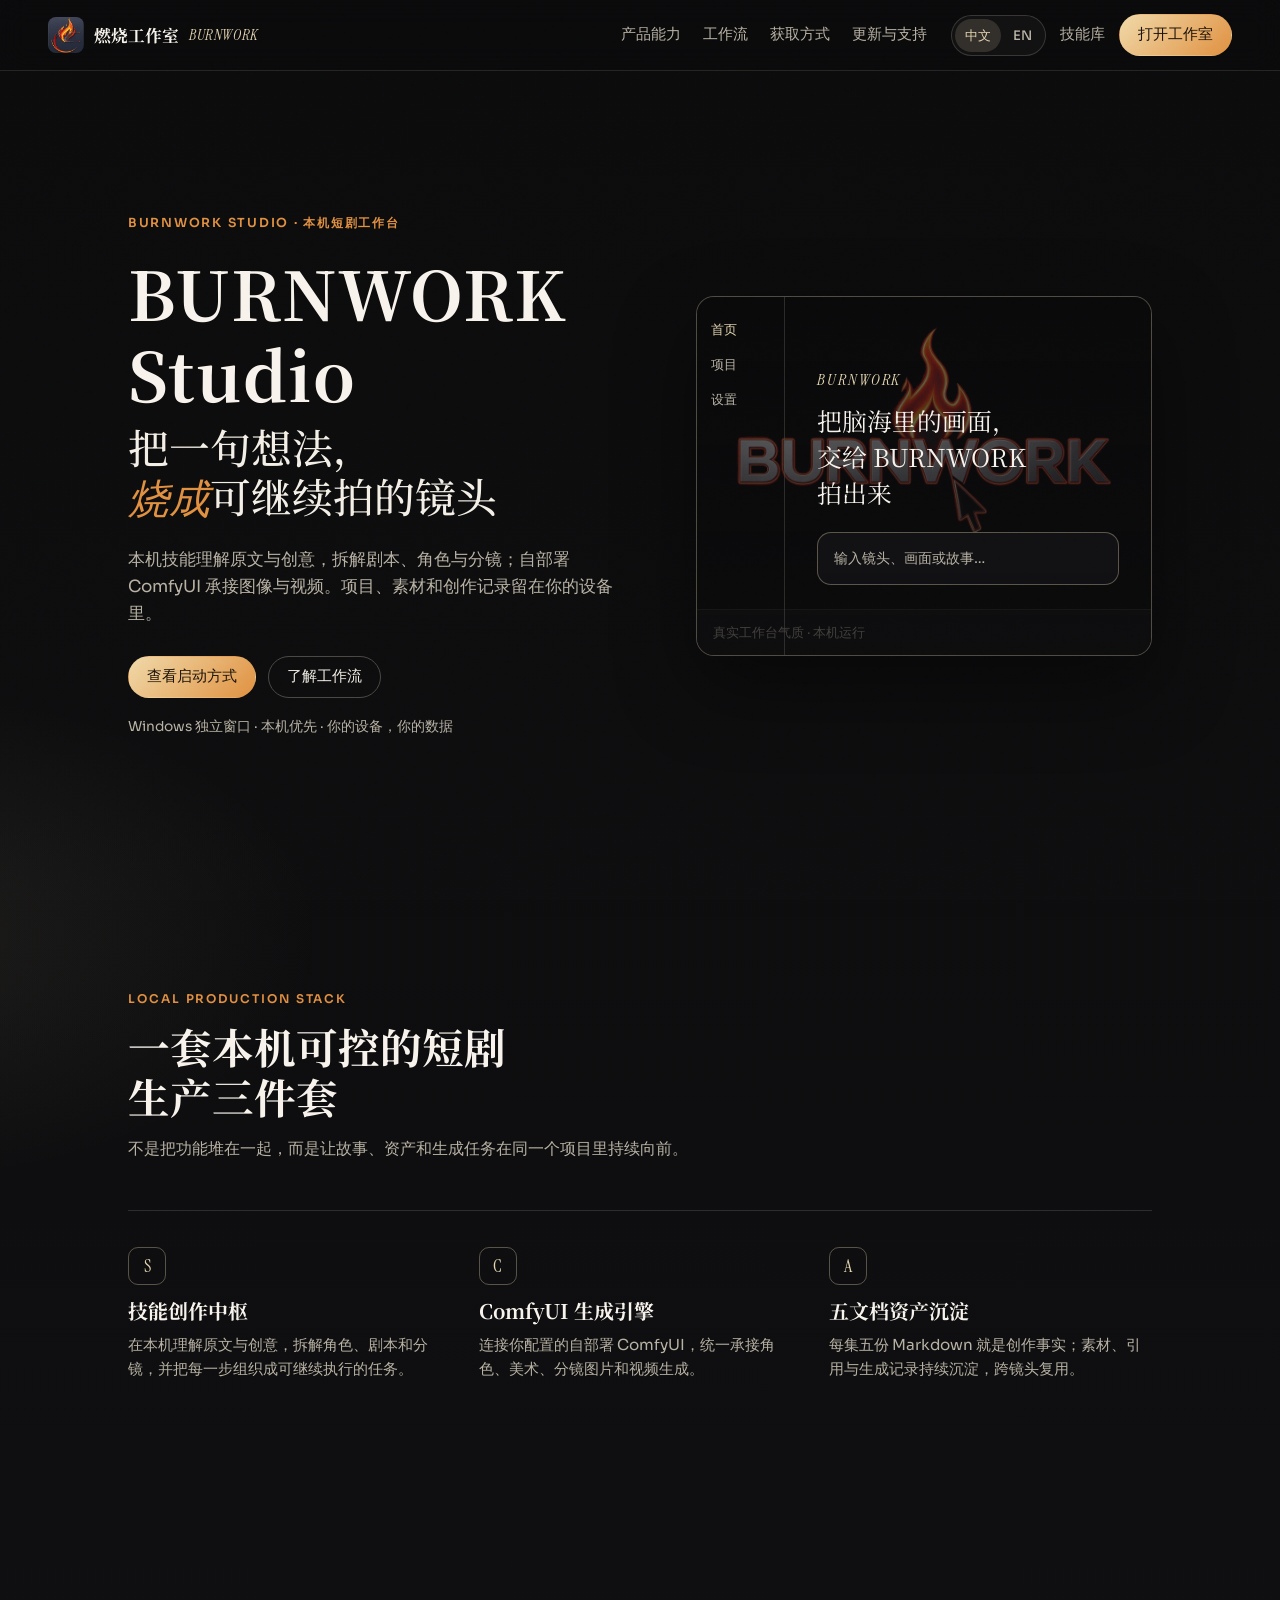
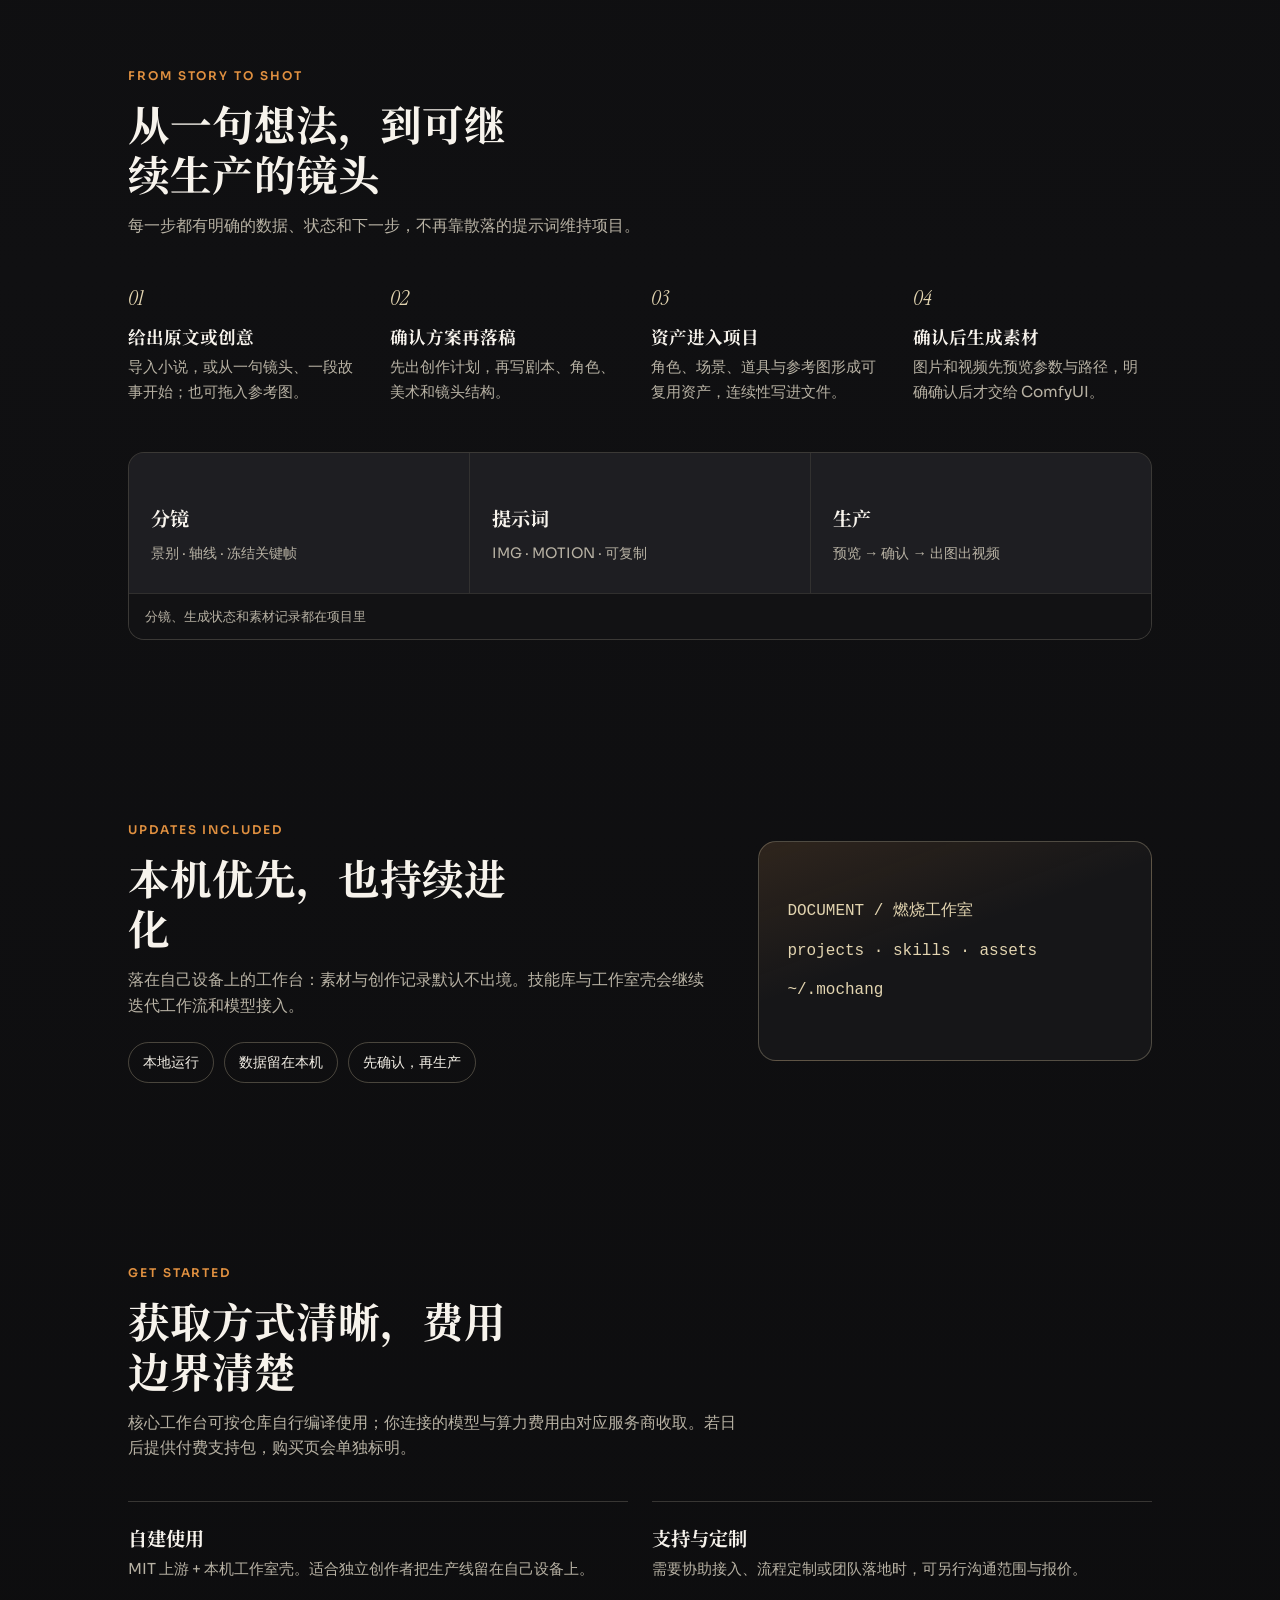
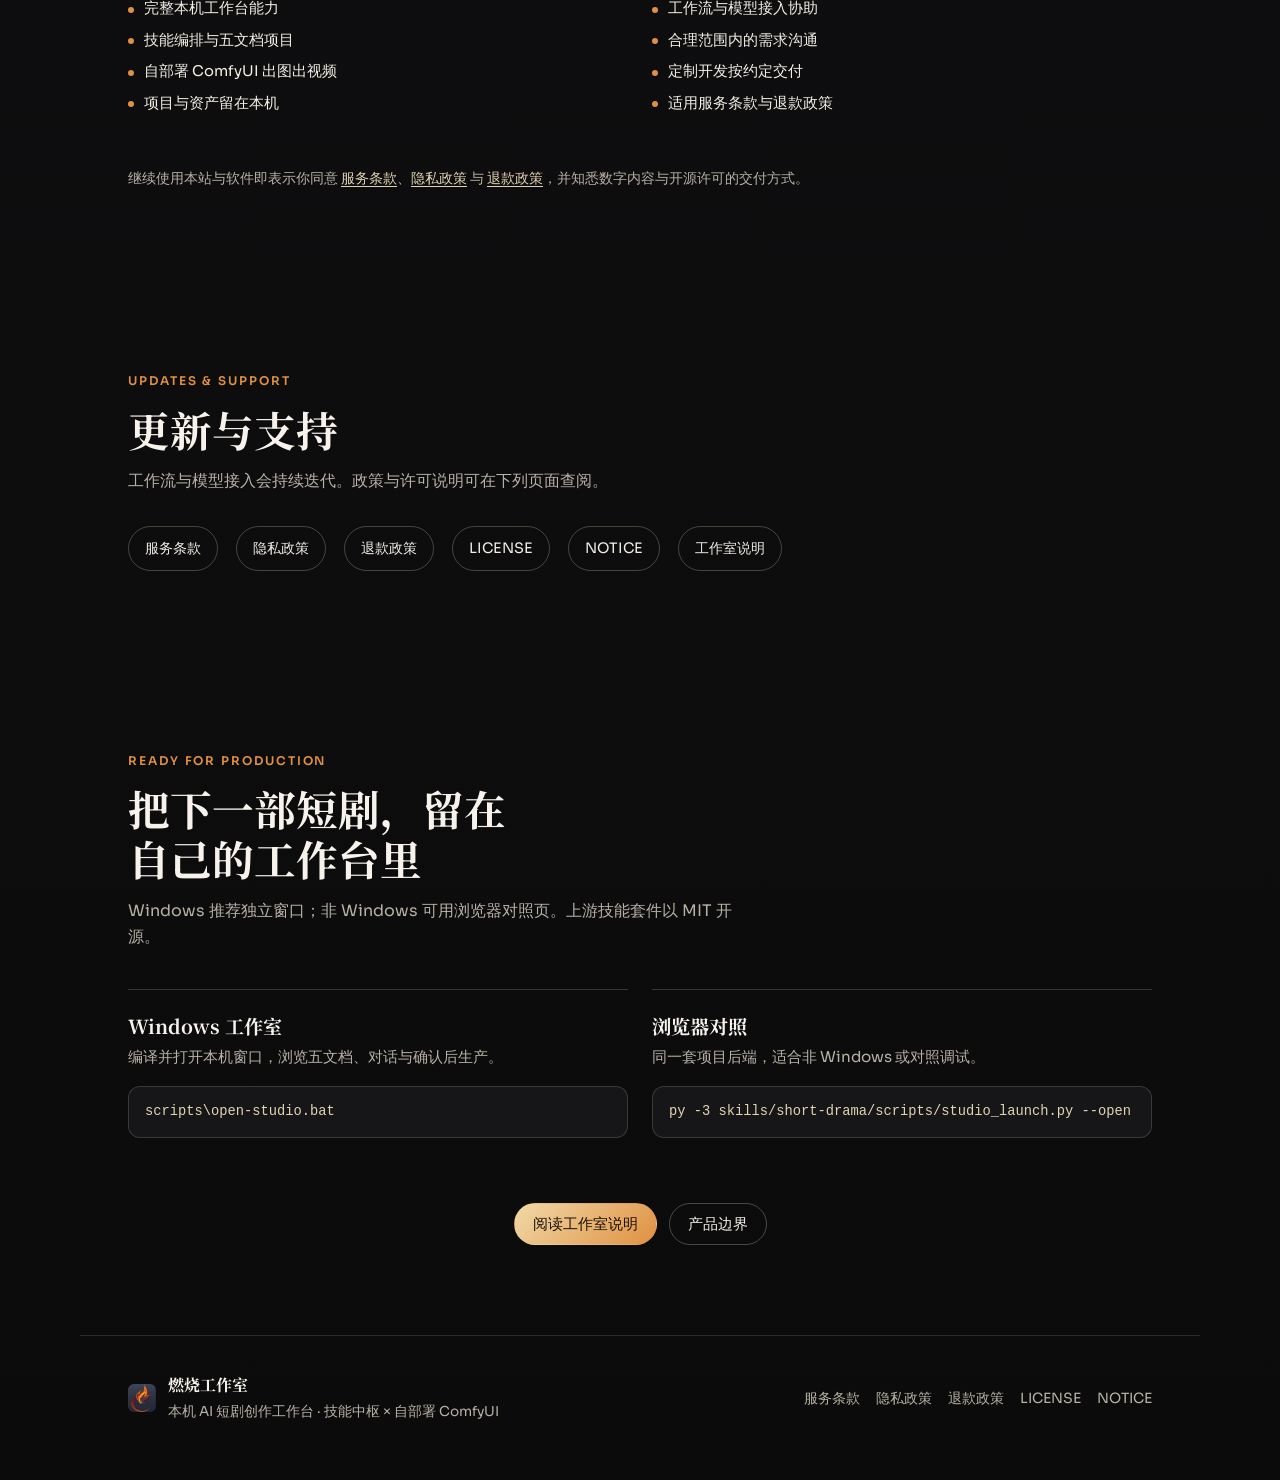
<file: website/index.html>
<!DOCTYPE html>
<html lang="zh-CN">
<head>
  <meta charset="utf-8" />
  <meta name="viewport" content="width=device-width, initial-scale=1" />
  <title data-i18n="meta.title">燃烧工作室 · 本机 AI 短剧创作工作台</title>
  <meta name="description" content="燃烧工作室（BURNWORK）：本机短剧工作台。技能负责理解与编排，ComfyUI 负责出图出视频，五份 Markdown 与素材留在你的设备里。" />
  <link rel="icon" href="assets/brand-mark.png" type="image/png" />
  <link rel="preconnect" href="https://fonts.googleapis.com" />
  <link rel="preconnect" href="https://fonts.gstatic.com" crossorigin />
  <link href="https://fonts.googleapis.com/css2?family=Instrument+Serif:ital@0;1&family=Noto+Serif+SC:wght@500;700&family=Sora:wght@400;500;600&display=swap" rel="stylesheet" />
  <link rel="stylesheet" href="styles.css" />
</head>
<body>
  <div class="grain" aria-hidden="true"></div>

  <header class="top">
    <a class="brand" href="index.html">
      <img src="assets/brand-mark.png" alt="" width="36" height="36" />
      <span class="brand-name" data-i18n="brand.name">燃烧工作室</span>
      <span class="brand-en">BURNWORK</span>
    </a>
    <nav class="nav" data-i18n-aria="nav.label">
      <a href="#stack" data-i18n="nav.stack">产品能力</a>
      <a href="#flow" data-i18n="nav.flow">工作流</a>
      <a href="#pricing" data-i18n="nav.pricing">获取方式</a>
      <a href="#support" data-i18n="nav.support">更新与支持</a>
    </nav>
    <div class="top-actions">
      <div class="lang-switch" role="group" aria-label="Language">
        <button type="button" data-lang="zh" data-i18n="lang.zh" aria-pressed="true">中文</button>
        <button type="button" data-lang="en" data-i18n="lang.en" aria-pressed="false">EN</button>
      </div>
      <a class="link-quiet" href="skills.html" data-i18n="action.skills">技能库</a>
      <a class="btn btn-solid" href="#start" data-i18n="action.open">打开工作室</a>
    </div>
  </header>

  <main id="top">
    <section class="hero">
      <div class="hero-copy">
        <p class="eyebrow" data-i18n="hero.eyebrow">BURNWORK STUDIO · 本机短剧工作台</p>
        <h1>
          <span class="hero-brand">BURNWORK Studio</span>
          <span class="hero-line" data-i18n="hero.line1">把一句想法，</span>
          <span class="hero-line"><em data-i18n="hero.burn">烧成</em><span data-i18n="hero.line2">可继续拍的镜头</span></span>
        </h1>
        <p class="lede" data-i18n="hero.lede">本机技能理解原文与创意，拆解剧本、角色与分镜；自部署 ComfyUI 承接图像与视频。项目、素材和创作记录留在你的设备里。</p>
        <div class="cta-row">
          <a class="btn btn-solid" href="#start" data-i18n="hero.cta1">查看启动方式</a>
          <a class="btn btn-ghost" href="#flow" data-i18n="hero.cta2">了解工作流</a>
        </div>
        <p class="meta" data-i18n="hero.meta">Windows 独立窗口 · 本机优先 · 你的设备，你的数据</p>
      </div>
      <div class="hero-visual" aria-label="Workbench preview">
        <div class="stage-glow" aria-hidden="true"></div>
        <figure class="stage">
          <img class="stage-bg" src="assets/home-center-bg.png" alt="" />
          <div class="stage-chrome">
            <div class="stage-side">
              <span class="chip" data-i18n="stage.home">首页</span>
              <span data-i18n="stage.projects">项目</span>
              <span data-i18n="stage.settings">设置</span>
            </div>
            <div class="stage-main">
              <p class="stage-kicker">BURNWORK</p>
              <p class="stage-quote" data-i18n="stage.quote">把脑海里的画面，交给 BURNWORK 拍出来</p>
              <div class="stage-input" data-i18n="stage.input">输入镜头、画面或故事…</div>
            </div>
          </div>
          <figcaption data-i18n="stage.cap">真实工作台气质 · 本机运行</figcaption>
        </figure>
      </div>
    </section>

    <section class="section" id="stack">
      <p class="section-kicker">LOCAL PRODUCTION STACK</p>
      <h2 data-i18n="stack.h2">一套本机可控的短剧生产三件套</h2>
      <p class="section-lede" data-i18n="stack.lede">不是把功能堆在一起，而是让故事、资产和生成任务在同一个项目里持续向前。</p>

      <div class="pillars">
        <article>
          <span class="pillar-mark">S</span>
          <h3 data-i18n="stack.s.h">技能创作中枢</h3>
          <p data-i18n="stack.s.p">在本机理解原文与创意，拆解角色、剧本和分镜，并把每一步组织成可继续执行的任务。</p>
          <ul>
            <li data-i18n="stack.s.1">创意与小说解析</li>
            <li data-i18n="stack.s.2">剧本和分镜编排</li>
            <li data-i18n="stack.s.3">可检查、可迭代的任务流</li>
          </ul>
        </article>
        <article>
          <span class="pillar-mark">C</span>
          <h3 data-i18n="stack.c.h">ComfyUI 生成引擎</h3>
          <p data-i18n="stack.c.p">连接你配置的自部署 ComfyUI，统一承接角色、美术、分镜图片和视频生成。</p>
          <ul>
            <li data-i18n="stack.c.1">参考图与资产引用</li>
            <li data-i18n="stack.c.2">图片、视频任务预览</li>
            <li data-i18n="stack.c.3">确认后再投产</li>
          </ul>
        </article>
        <article>
          <span class="pillar-mark">A</span>
          <h3 data-i18n="stack.a.h">五文档资产沉淀</h3>
          <p data-i18n="stack.a.p">每集五份 Markdown 就是创作事实；素材、引用与生成记录持续沉淀，跨镜头复用。</p>
          <ul>
            <li data-i18n="stack.a.1">角色与美术设定</li>
            <li data-i18n="stack.a.2">分镜与提示词可追溯</li>
            <li data-i18n="stack.a.3">本机项目数据可控</li>
          </ul>
        </article>
      </div>
    </section>

    <section class="section section-flow" id="flow">
      <p class="section-kicker">FROM STORY TO SHOT</p>
      <h2 data-i18n="flow.h2">从一句想法，到可继续生产的镜头</h2>
      <p class="section-lede" data-i18n="flow.lede">每一步都有明确的数据、状态和下一步，不再靠散落的提示词维持项目。</p>

      <ol class="steps">
        <li>
          <span class="step-num">01</span>
          <h3 data-i18n="flow.1.h">给出原文或创意</h3>
          <p data-i18n="flow.1.p">导入小说，或从一句镜头、一段故事开始；也可拖入参考图。</p>
        </li>
        <li>
          <span class="step-num">02</span>
          <h3 data-i18n="flow.2.h">确认方案再落稿</h3>
          <p data-i18n="flow.2.p">先出创作计划，再写剧本、角色、美术和镜头结构。</p>
        </li>
        <li>
          <span class="step-num">03</span>
          <h3 data-i18n="flow.3.h">资产进入项目</h3>
          <p data-i18n="flow.3.p">角色、场景、道具与参考图形成可复用资产，连续性写进文件。</p>
        </li>
        <li>
          <span class="step-num">04</span>
          <h3 data-i18n="flow.4.h">确认后生成素材</h3>
          <p data-i18n="flow.4.p">图片和视频先预览参数与路径，明确确认后才交给 ComfyUI。</p>
        </li>
      </ol>

      <figure class="board">
        <div class="board-grid" aria-hidden="true">
          <div><strong data-i18n="board.1.h">分镜</strong><span data-i18n="board.1.p">景别 · 轴线 · 冻结关键帧</span></div>
          <div><strong data-i18n="board.2.h">提示词</strong><span data-i18n="board.2.p">IMG · MOTION · 可复制</span></div>
          <div><strong data-i18n="board.3.h">生产</strong><span data-i18n="board.3.p">预览 → 确认 → 出图出视频</span></div>
        </div>
        <figcaption data-i18n="board.cap">分镜、生成状态和素材记录都在项目里</figcaption>
      </figure>
    </section>

    <section class="section section-local" id="local">
      <div class="local-copy">
        <p class="section-kicker">UPDATES INCLUDED</p>
        <h2 data-i18n="local.h2">本机优先，也持续进化</h2>
        <p class="section-lede" data-i18n="local.lede">落在自己设备上的工作台：素材与创作记录默认不出境。技能库与工作室壳会继续迭代工作流和模型接入。</p>
        <ul class="checks">
          <li data-i18n="local.1">本地运行</li>
          <li data-i18n="local.2">数据留在本机</li>
          <li data-i18n="local.3">先确认，再生产</li>
        </ul>
      </div>
      <div class="local-panel" aria-hidden="true">
        <p>DOCUMENT / 燃烧工作室</p>
        <p>projects · skills · assets</p>
        <p>~/.mochang</p>
      </div>
    </section>

    <section class="section" id="pricing">
      <p class="section-kicker">GET STARTED</p>
      <h2 data-i18n="pricing.h2">获取方式清晰，费用边界清楚</h2>
      <p class="section-lede" data-i18n="pricing.lede">核心工作台可按仓库自行编译使用；你连接的模型与算力费用由对应服务商收取。若日后提供付费支持包，购买页会单独标明。</p>
      <div class="start-grid">
        <article>
          <h3 data-i18n="pricing.self.h">自建使用</h3>
          <p data-i18n="pricing.self.p">MIT 上游 + 本机工作室壳。适合独立创作者把生产线留在自己设备上。</p>
          <ul class="plain-list">
            <li data-i18n="pricing.self.1">完整本机工作台能力</li>
            <li data-i18n="pricing.self.2">技能编排与五文档项目</li>
            <li data-i18n="pricing.self.3">自部署 ComfyUI 出图出视频</li>
            <li data-i18n="pricing.self.4">项目与资产留在本机</li>
          </ul>
        </article>
        <article>
          <h3 data-i18n="pricing.sup.h">支持与定制</h3>
          <p data-i18n="pricing.sup.p">需要协助接入、流程定制或团队落地时，可另行沟通范围与报价。</p>
          <ul class="plain-list">
            <li data-i18n="pricing.sup.1">工作流与模型接入协助</li>
            <li data-i18n="pricing.sup.2">合理范围内的需求沟通</li>
            <li data-i18n="pricing.sup.3">定制开发按约定交付</li>
            <li data-i18n="pricing.sup.4">适用服务条款与退款政策</li>
          </ul>
        </article>
      </div>
      <p class="legal-line" data-i18n-html="legal.line">继续使用本站与软件即表示你同意 <a href="terms.html">服务条款</a>、<a href="privacy.html">隐私政策</a> 与 <a href="refund.html">退款政策</a>，并知悉数字内容与开源许可的交付方式。</p>
    </section>

    <section class="section" id="support">
      <p class="section-kicker">UPDATES &amp; SUPPORT</p>
      <h2 data-i18n="support.h2">更新与支持</h2>
      <p class="section-lede" data-i18n="support.lede">工作流与模型接入会持续迭代。政策与许可说明可在下列页面查阅。</p>
      <div class="support-links">
        <a href="terms.html" data-i18n="legal.terms">服务条款</a>
        <a href="privacy.html" data-i18n="legal.privacy">隐私政策</a>
        <a href="refund.html" data-i18n="legal.refund">退款政策</a>
        <a href="license.html">LICENSE</a>
        <a href="notice.html">NOTICE</a>
        <a href="studio.html" data-i18n="support.studio">工作室说明</a>
      </div>
    </section>

    <section class="section section-start" id="start">
      <p class="section-kicker">READY FOR PRODUCTION</p>
      <h2 data-i18n="start.h2">把下一部短剧，留在自己的工作台里</h2>
      <p class="section-lede" data-i18n="start.lede">Windows 推荐独立窗口；非 Windows 可用浏览器对照页。上游技能套件以 MIT 开源。</p>

      <div class="start-grid">
        <article>
          <h3 data-i18n="start.win.h">Windows 工作室</h3>
          <p data-i18n="start.win.p">编译并打开本机窗口，浏览五文档、对话与确认后生产。</p>
          <pre><code>scripts\open-studio.bat</code></pre>
        </article>
        <article>
          <h3 data-i18n="start.web.h">浏览器对照</h3>
          <p data-i18n="start.web.p">同一套项目后端，适合非 Windows 或对照调试。</p>
          <pre><code>py -3 skills/short-drama/scripts/studio_launch.py --open</code></pre>
        </article>
      </div>

      <div class="cta-row center">
        <a class="btn btn-solid" href="studio.html" data-i18n="start.doc">阅读工作室说明</a>
        <a class="btn btn-ghost" href="product.html" data-i18n="start.product">产品边界</a>
      </div>
    </section>
  </main>

  <footer class="foot">
    <div class="foot-brand">
      <img src="assets/brand-mark.png" alt="" width="28" height="28" />
      <div>
        <strong data-i18n="brand.name">燃烧工作室</strong>
        <span data-i18n="foot.tag">本机 AI 短剧创作工作台 · 技能中枢 × 自部署 ComfyUI</span>
      </div>
    </div>
    <div class="foot-links">
      <a href="terms.html" data-i18n="legal.terms">服务条款</a>
      <a href="privacy.html" data-i18n="legal.privacy">隐私政策</a>
      <a href="refund.html" data-i18n="legal.refund">退款政策</a>
      <a href="license.html">LICENSE</a>
      <a href="notice.html">NOTICE</a>
    </div>
  </footer>

  <script src="i18n.js"></script>
  <script>
    const io = new IntersectionObserver((entries) => {
      for (const e of entries) if (e.isIntersecting) e.target.classList.add("in");
    }, { threshold: 0.12 });
    document.querySelectorAll(".section, .hero-copy, .hero-visual, .pillars article, .steps li, .board, .local-panel, .start-grid article").forEach((el) => {
      el.classList.add("reveal");
      io.observe(el);
    });
  </script>
</body>
</html>
</file>
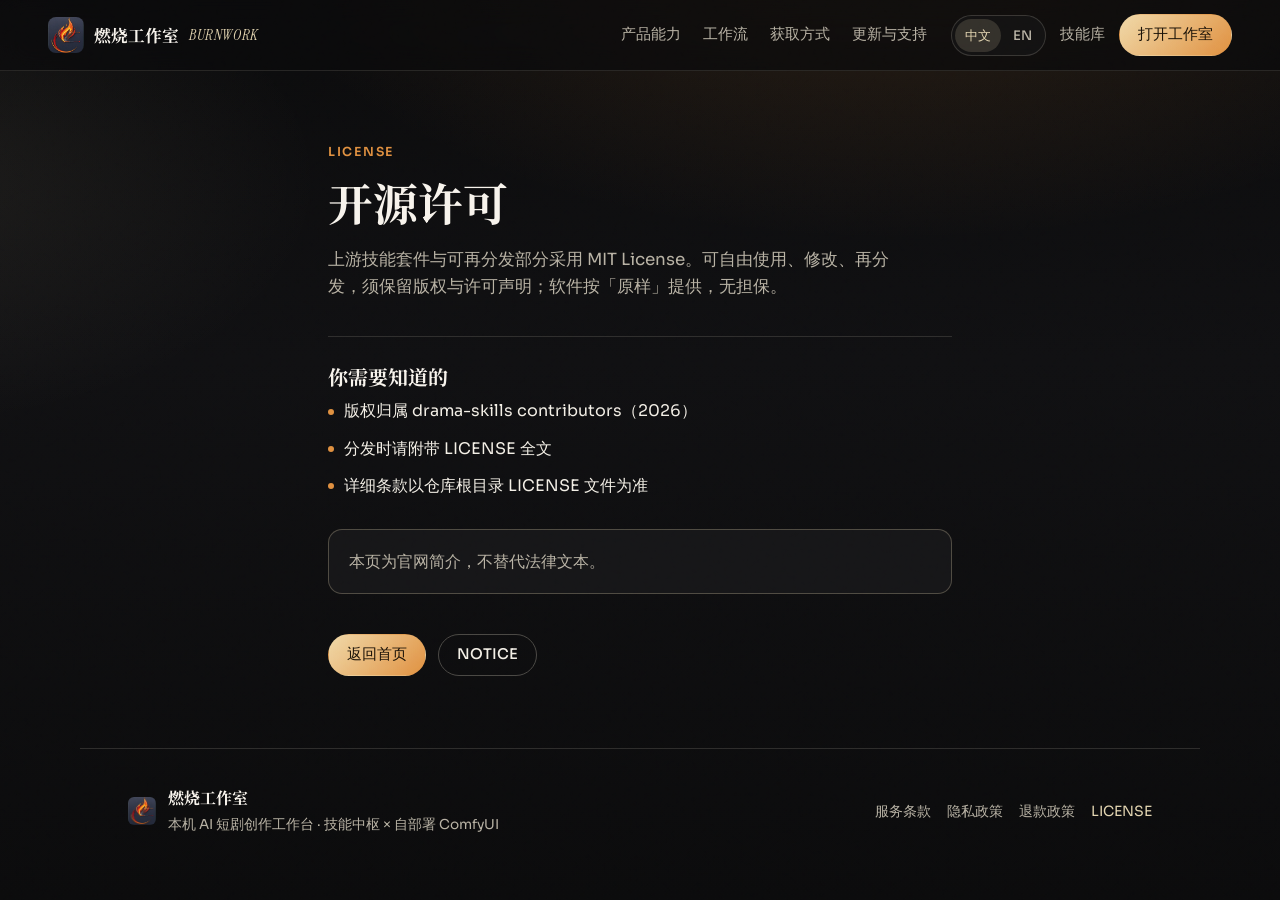
<file: website/license.html>
<!DOCTYPE html>
<html lang="zh-CN">
<head>
  <meta charset="utf-8" />
  <meta name="viewport" content="width=device-width, initial-scale=1" />
  <title>LICENSE · BURNWORK Studio</title>
  <meta name="description" content="BURNWORK Studio / drama-skills 采用 MIT 许可的简介。" />
  <link rel="icon" href="assets/brand-mark.png" type="image/png" />
  <link rel="preconnect" href="https://fonts.googleapis.com" />
  <link rel="preconnect" href="https://fonts.gstatic.com" crossorigin />
  <link href="https://fonts.googleapis.com/css2?family=Instrument+Serif:ital@0;1&family=Noto+Serif+SC:wght@500;700&family=Sora:wght@400;500;600&display=swap" rel="stylesheet" />
  <link rel="stylesheet" href="styles.css" />
</head>
<body>
  <div class="grain" aria-hidden="true"></div>
  <header class="top">
    <a class="brand" href="index.html">
      <img src="assets/brand-mark.png" alt="" width="36" height="36" />
      <span class="brand-name" data-i18n="brand.name">燃烧工作室</span>
      <span class="brand-en">BURNWORK</span>
    </a>
        <nav class="nav" aria-label="主导航">
      <a href="index.html#stack" data-i18n="nav.stack">产品能力</a>
      <a href="index.html#flow" data-i18n="nav.flow">工作流</a>
      <a href="index.html#pricing" data-i18n="nav.pricing">获取方式</a>
      <a href="index.html#support" data-i18n="nav.support">更新与支持</a>
    </nav>
    <div class="top-actions">
            <div class="lang-switch" role="group" aria-label="Language">
        <button type="button" data-lang="zh" data-i18n="lang.zh" aria-pressed="true">中文</button>
        <button type="button" data-lang="en" data-i18n="lang.en" aria-pressed="false">EN</button>
      </div>
<a class="link-quiet" href="skills.html" data-i18n="action.skills">技能库</a>
      <a class="btn btn-solid" href="index.html#start" data-i18n="action.open">打开工作室</a>
    </div>
  </header>

  <main class="page">
    <p class="eyebrow">LICENSE</p>
    <h1>开源许可</h1>
    <p class="lede">上游技能套件与可再分发部分采用 MIT License。可自由使用、修改、再分发，须保留版权与许可声明；软件按「原样」提供，无担保。</p>
    <div class="page-body">
      <div>
        <h2>你需要知道的</h2>
        <ul>
          <li>版权归属 drama-skills contributors（2026）</li>
          <li>分发时请附带 LICENSE 全文</li>
          <li>详细条款以仓库根目录 LICENSE 文件为准</li>
        </ul>
      </div>
      <p class="page-note">本页为官网简介，不替代法律文本。</p>
    </div>
    <div class="page-actions">
      <a class="btn btn-solid" href="index.html" data-i18n="page.back">返回首页</a>
      <a class="btn btn-ghost" href="notice.html">NOTICE</a>
    </div>
  </main>

    <footer class="foot">
    <div class="foot-brand">
      <img src="assets/brand-mark.png" alt="" width="28" height="28" />
      <div>
        <strong data-i18n="brand.name">燃烧工作室</strong>
        <span data-i18n="foot.tag">本机 AI 短剧创作工作台 · BURNWORK</span>
      </div>
    </div>
    <div class="foot-links">
      <a href="terms.html" data-i18n="legal.terms">服务条款</a>
      <a href="privacy.html" data-i18n="legal.privacy">隐私政策</a>
      <a href="refund.html" data-i18n="legal.refund">退款政策</a>
      <a class="is-active" href="license.html">LICENSE</a>
    </div>
  </footer>
  <script src="i18n.js"></script>
</body>
</html>
</file>
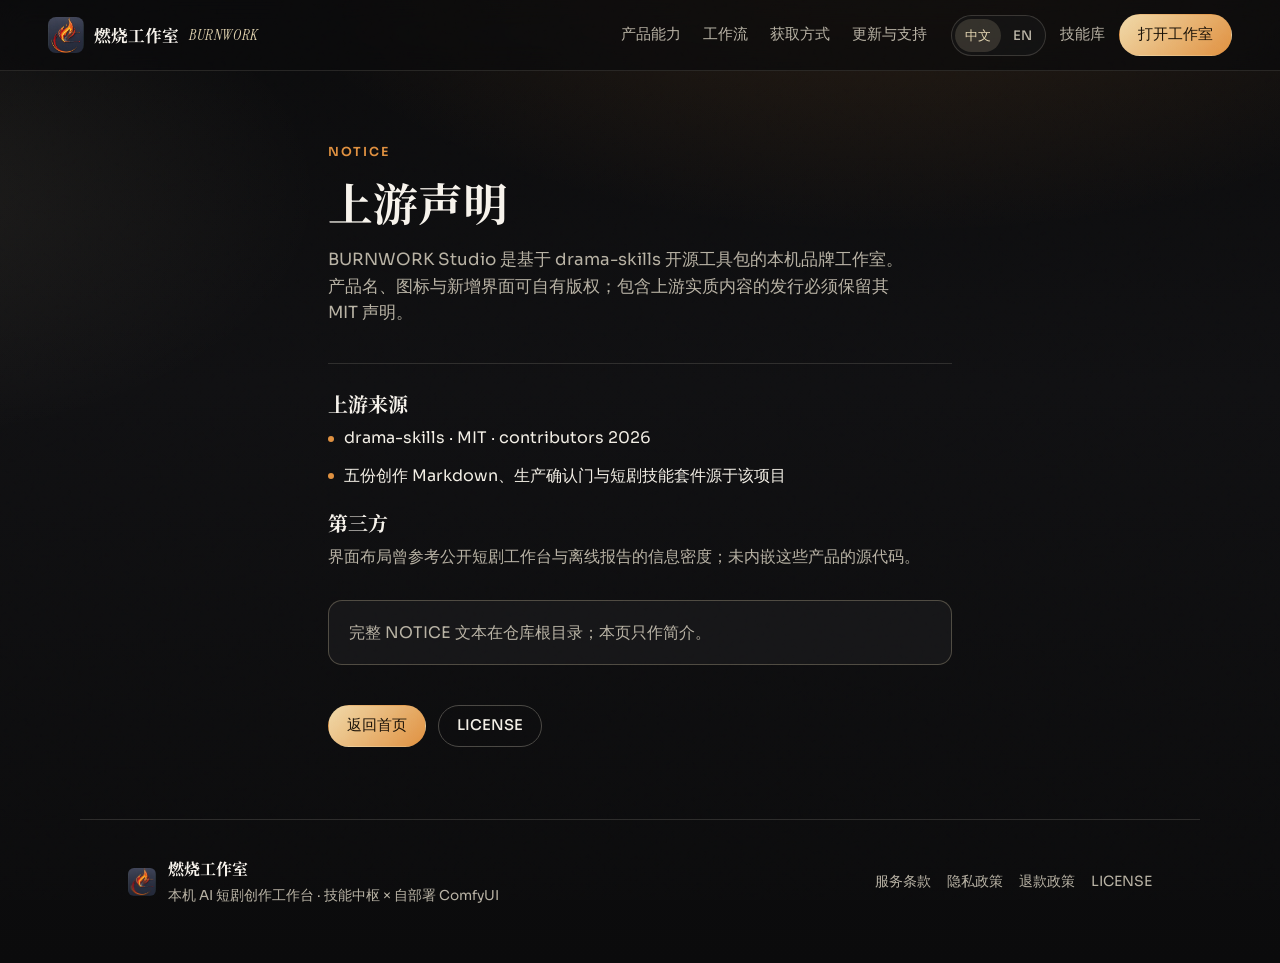
<file: website/notice.html>
<!DOCTYPE html>
<html lang="zh-CN">
<head>
  <meta charset="utf-8" />
  <meta name="viewport" content="width=device-width, initial-scale=1" />
  <title>NOTICE · BURNWORK Studio</title>
  <meta name="description" content="BURNWORK Studio 对上游 drama-skills 的 NOTICE 简介。" />
  <link rel="icon" href="assets/brand-mark.png" type="image/png" />
  <link rel="preconnect" href="https://fonts.googleapis.com" />
  <link rel="preconnect" href="https://fonts.gstatic.com" crossorigin />
  <link href="https://fonts.googleapis.com/css2?family=Instrument+Serif:ital@0;1&family=Noto+Serif+SC:wght@500;700&family=Sora:wght@400;500;600&display=swap" rel="stylesheet" />
  <link rel="stylesheet" href="styles.css" />
</head>
<body>
  <div class="grain" aria-hidden="true"></div>
  <header class="top">
    <a class="brand" href="index.html">
      <img src="assets/brand-mark.png" alt="" width="36" height="36" />
      <span class="brand-name" data-i18n="brand.name">燃烧工作室</span>
      <span class="brand-en">BURNWORK</span>
    </a>
        <nav class="nav" aria-label="主导航">
      <a href="index.html#stack" data-i18n="nav.stack">产品能力</a>
      <a href="index.html#flow" data-i18n="nav.flow">工作流</a>
      <a href="index.html#pricing" data-i18n="nav.pricing">获取方式</a>
      <a href="index.html#support" data-i18n="nav.support">更新与支持</a>
    </nav>
    <div class="top-actions">
            <div class="lang-switch" role="group" aria-label="Language">
        <button type="button" data-lang="zh" data-i18n="lang.zh" aria-pressed="true">中文</button>
        <button type="button" data-lang="en" data-i18n="lang.en" aria-pressed="false">EN</button>
      </div>
<a class="link-quiet" href="skills.html" data-i18n="action.skills">技能库</a>
      <a class="btn btn-solid" href="index.html#start" data-i18n="action.open">打开工作室</a>
    </div>
  </header>

  <main class="page">
    <p class="eyebrow">NOTICE</p>
    <h1>上游声明</h1>
    <p class="lede">BURNWORK Studio 是基于 drama-skills 开源工具包的本机品牌工作室。产品名、图标与新增界面可自有版权；包含上游实质内容的发行必须保留其 MIT 声明。</p>
    <div class="page-body">
      <div>
        <h2>上游来源</h2>
        <ul>
          <li>drama-skills · MIT · contributors 2026</li>
          <li>五份创作 Markdown、生产确认门与短剧技能套件源于该项目</li>
        </ul>
      </div>
      <div>
        <h2>第三方</h2>
        <p>界面布局曾参考公开短剧工作台与离线报告的信息密度；未内嵌这些产品的源代码。</p>
      </div>
      <p class="page-note">完整 NOTICE 文本在仓库根目录；本页只作简介。</p>
    </div>
    <div class="page-actions">
      <a class="btn btn-solid" href="index.html" data-i18n="page.back">返回首页</a>
      <a class="btn btn-ghost" href="license.html">LICENSE</a>
    </div>
  </main>

    <footer class="foot">
    <div class="foot-brand">
      <img src="assets/brand-mark.png" alt="" width="28" height="28" />
      <div>
        <strong data-i18n="brand.name">燃烧工作室</strong>
        <span data-i18n="foot.tag">本机 AI 短剧创作工作台 · BURNWORK</span>
      </div>
    </div>
    <div class="foot-links">
      <a href="terms.html" data-i18n="legal.terms">服务条款</a>
      <a href="privacy.html" data-i18n="legal.privacy">隐私政策</a>
      <a href="refund.html" data-i18n="legal.refund">退款政策</a>
      <a href="license.html">LICENSE</a>
    </div>
  </footer>
  <script src="i18n.js"></script>
</body>
</html>
</file>
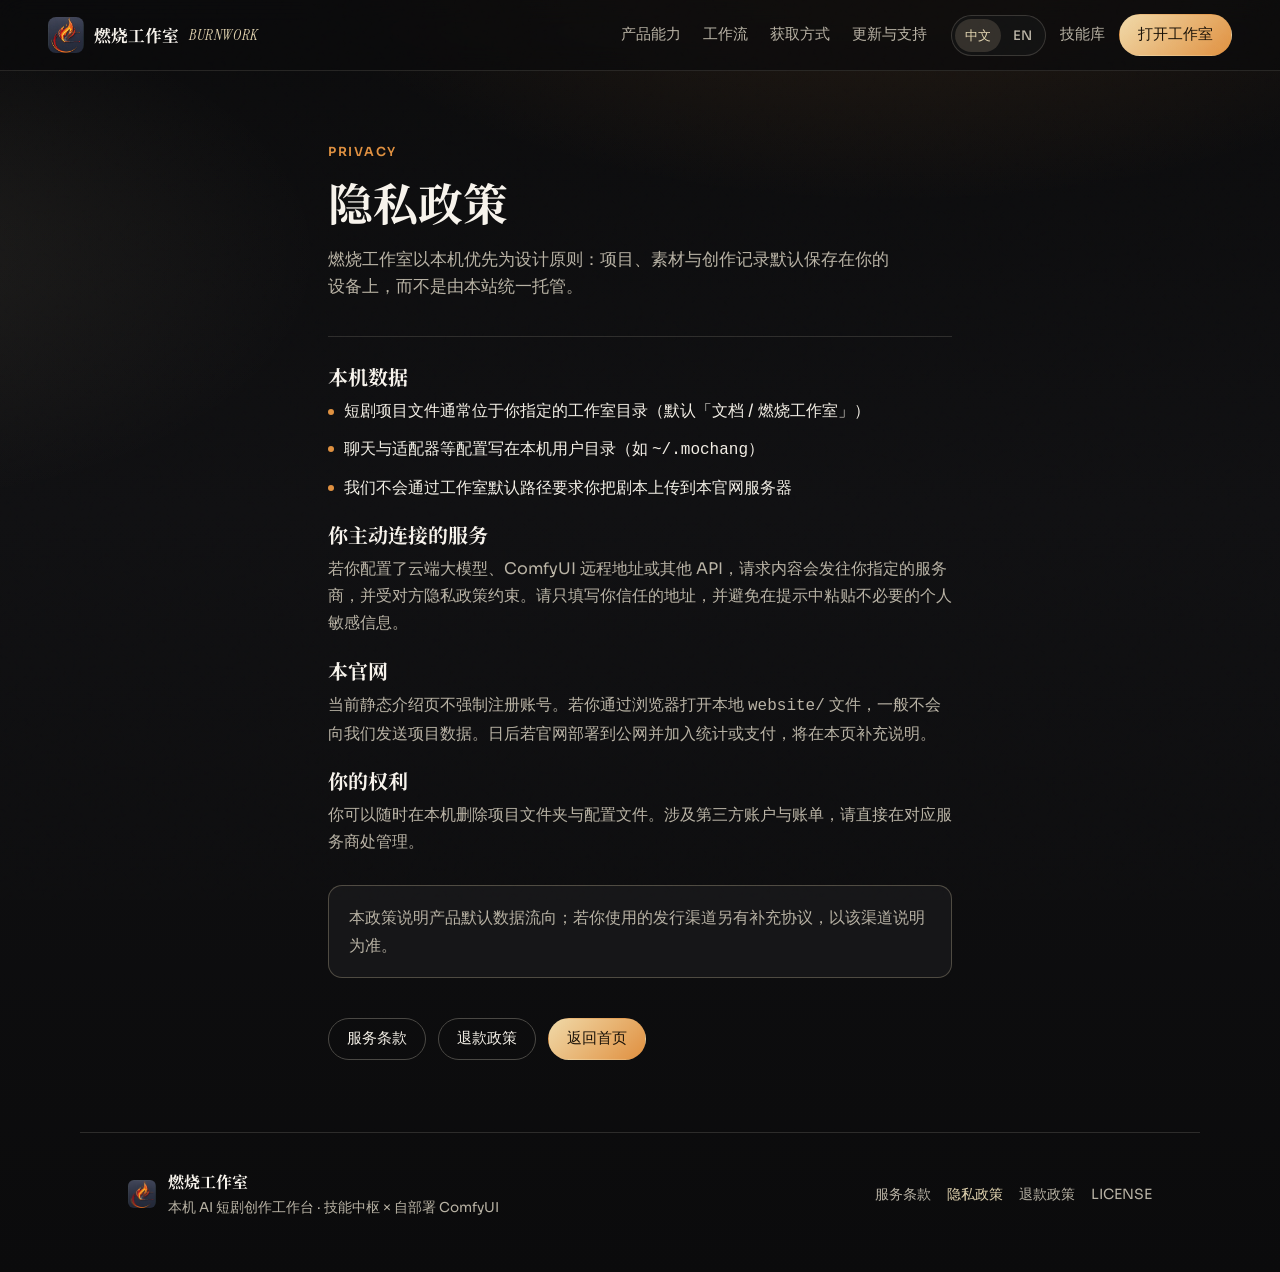
<file: website/privacy.html>
<!DOCTYPE html>
<html lang="zh-CN">
<head>
  <meta charset="utf-8" />
  <meta name="viewport" content="width=device-width, initial-scale=1" />
  <title>隐私政策 · 燃烧工作室</title>
  <meta name="description" content="燃烧工作室（BURNWORK）隐私政策：本机优先，数据默认留在设备。" />
  <link rel="icon" href="assets/brand-mark.png" type="image/png" />
  <link rel="preconnect" href="https://fonts.googleapis.com" />
  <link rel="preconnect" href="https://fonts.gstatic.com" crossorigin />
  <link href="https://fonts.googleapis.com/css2?family=Instrument+Serif:ital@0;1&family=Noto+Serif+SC:wght@500;700&family=Sora:wght@400;500;600&display=swap" rel="stylesheet" />
  <link rel="stylesheet" href="styles.css" />
</head>
<body>
  <div class="grain" aria-hidden="true"></div>
  <header class="top">
    <a class="brand" href="index.html">
      <img src="assets/brand-mark.png" alt="" width="36" height="36" />
      <span class="brand-name" data-i18n="brand.name">燃烧工作室</span>
      <span class="brand-en">BURNWORK</span>
    </a>
    <nav class="nav" aria-label="主导航">
      <a href="index.html#stack" data-i18n="nav.stack">产品能力</a>
      <a href="index.html#flow" data-i18n="nav.flow">工作流</a>
      <a href="index.html#pricing" data-i18n="nav.pricing">获取方式</a>
      <a href="index.html#support" data-i18n="nav.support">更新与支持</a>
    </nav>
    <div class="top-actions">
            <div class="lang-switch" role="group" aria-label="Language">
        <button type="button" data-lang="zh" data-i18n="lang.zh" aria-pressed="true">中文</button>
        <button type="button" data-lang="en" data-i18n="lang.en" aria-pressed="false">EN</button>
      </div>
<a class="link-quiet" href="skills.html" data-i18n="action.skills">技能库</a>
      <a class="btn btn-solid" href="index.html#start" data-i18n="action.open">打开工作室</a>
    </div>
  </header>

  <main class="page">
    <p class="eyebrow">PRIVACY</p>
    <h1>隐私政策</h1>
    <p class="lede">燃烧工作室以本机优先为设计原则：项目、素材与创作记录默认保存在你的设备上，而不是由本站统一托管。</p>
    <div class="page-body">
      <div>
        <h2>本机数据</h2>
        <ul>
          <li>短剧项目文件通常位于你指定的工作室目录（默认「文档 / 燃烧工作室」）</li>
          <li>聊天与适配器等配置写在本机用户目录（如 <code>~/.mochang</code>）</li>
          <li>我们不会通过工作室默认路径要求你把剧本上传到本官网服务器</li>
        </ul>
      </div>
      <div>
        <h2>你主动连接的服务</h2>
        <p>若你配置了云端大模型、ComfyUI 远程地址或其他 API，请求内容会发往你指定的服务商，并受对方隐私政策约束。请只填写你信任的地址，并避免在提示中粘贴不必要的个人敏感信息。</p>
      </div>
      <div>
        <h2>本官网</h2>
        <p>当前静态介绍页不强制注册账号。若你通过浏览器打开本地 <code>website/</code> 文件，一般不会向我们发送项目数据。日后若官网部署到公网并加入统计或支付，将在本页补充说明。</p>
      </div>
      <div>
        <h2>你的权利</h2>
        <p>你可以随时在本机删除项目文件夹与配置文件。涉及第三方账户与账单，请直接在对应服务商处管理。</p>
      </div>
      <p class="page-note">本政策说明产品默认数据流向；若你使用的发行渠道另有补充协议，以该渠道说明为准。</p>
    </div>
    <div class="page-actions">
      <a class="btn btn-ghost" href="terms.html" data-i18n="legal.terms">服务条款</a>
      <a class="btn btn-ghost" href="refund.html" data-i18n="legal.refund">退款政策</a>
      <a class="btn btn-solid" href="index.html" data-i18n="page.back">返回首页</a>
    </div>
  </main>

  <footer class="foot">
    <div class="foot-brand">
      <img src="assets/brand-mark.png" alt="" width="28" height="28" />
      <div>
        <strong data-i18n="brand.name">燃烧工作室</strong>
        <span data-i18n="foot.tag">本机 AI 短剧创作工作台 · BURNWORK</span>
      </div>
    </div>
    <div class="foot-links">
      <a href="terms.html" data-i18n="legal.terms">服务条款</a>
      <a class="is-active" href="privacy.html" data-i18n="legal.privacy">隐私政策</a>
      <a href="refund.html" data-i18n="legal.refund">退款政策</a>
      <a href="license.html">LICENSE</a>
    </div>
  </footer>
  <script src="i18n.js"></script>
</body>
</html>
</file>
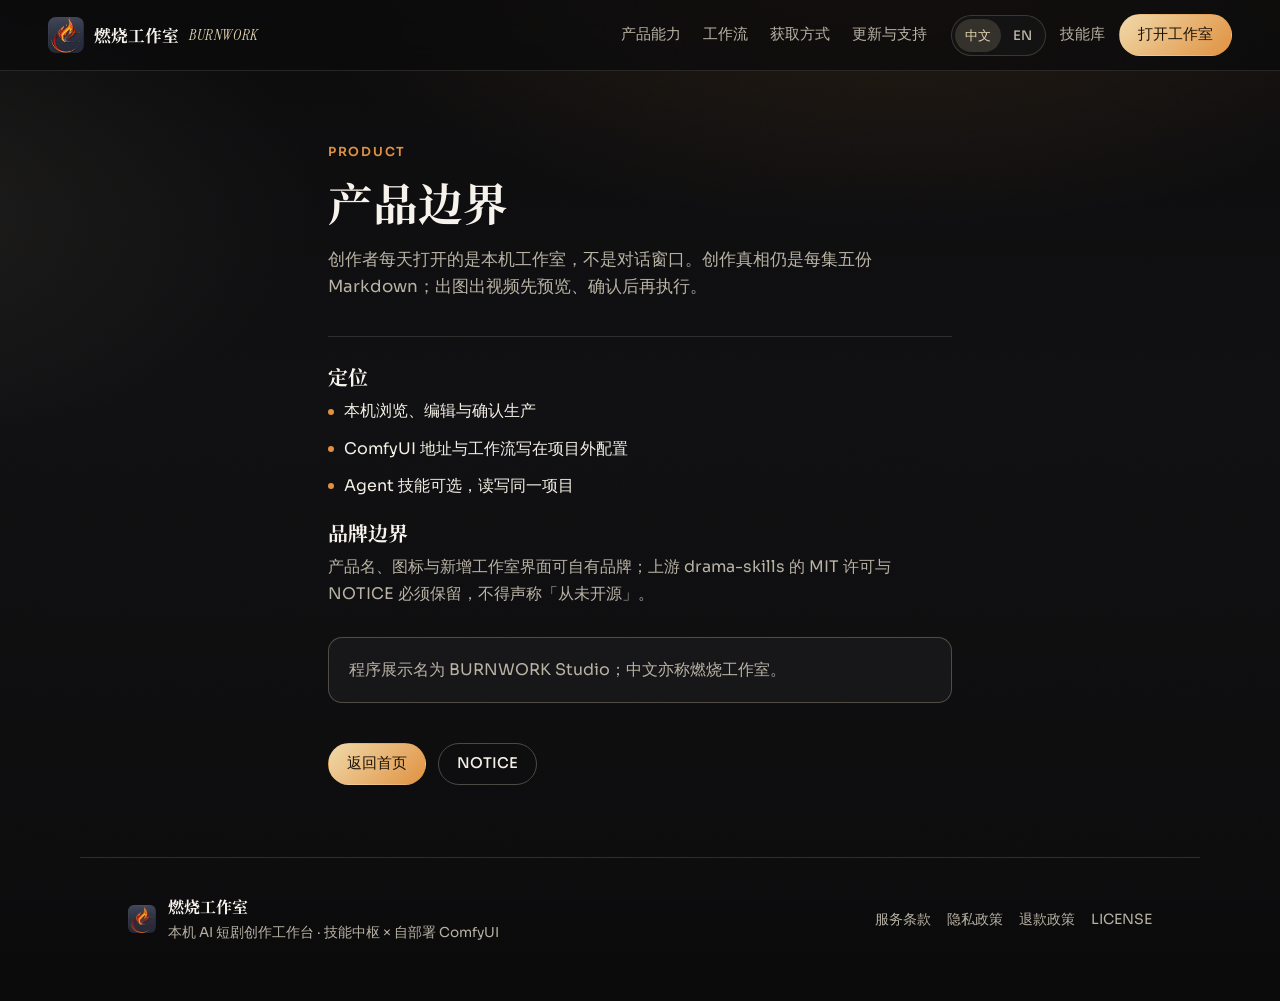
<file: website/product.html>
<!DOCTYPE html>
<html lang="zh-CN">
<head>
  <meta charset="utf-8" />
  <meta name="viewport" content="width=device-width, initial-scale=1" />
  <title>产品边界 · BURNWORK Studio</title>
  <meta name="description" content="BURNWORK Studio 的定位与品牌边界简介。" />
  <link rel="icon" href="assets/brand-mark.png" type="image/png" />
  <link rel="preconnect" href="https://fonts.googleapis.com" />
  <link rel="preconnect" href="https://fonts.gstatic.com" crossorigin />
  <link href="https://fonts.googleapis.com/css2?family=Instrument+Serif:ital@0;1&family=Noto+Serif+SC:wght@500;700&family=Sora:wght@400;500;600&display=swap" rel="stylesheet" />
  <link rel="stylesheet" href="styles.css" />
</head>
<body>
  <div class="grain" aria-hidden="true"></div>
  <header class="top">
    <a class="brand" href="index.html">
      <img src="assets/brand-mark.png" alt="" width="36" height="36" />
      <span class="brand-name" data-i18n="brand.name">燃烧工作室</span>
      <span class="brand-en">BURNWORK</span>
    </a>
        <nav class="nav" aria-label="主导航">
      <a href="index.html#stack" data-i18n="nav.stack">产品能力</a>
      <a href="index.html#flow" data-i18n="nav.flow">工作流</a>
      <a href="index.html#pricing" data-i18n="nav.pricing">获取方式</a>
      <a href="index.html#support" data-i18n="nav.support">更新与支持</a>
    </nav>
    <div class="top-actions">
            <div class="lang-switch" role="group" aria-label="Language">
        <button type="button" data-lang="zh" data-i18n="lang.zh" aria-pressed="true">中文</button>
        <button type="button" data-lang="en" data-i18n="lang.en" aria-pressed="false">EN</button>
      </div>
<a class="link-quiet" href="skills.html" data-i18n="action.skills">技能库</a>
      <a class="btn btn-solid" href="index.html#start" data-i18n="action.open">打开工作室</a>
    </div>
  </header>

  <main class="page">
    <p class="eyebrow">PRODUCT</p>
    <h1>产品边界</h1>
    <p class="lede">创作者每天打开的是本机工作室，不是对话窗口。创作真相仍是每集五份 Markdown；出图出视频先预览、确认后再执行。</p>
    <div class="page-body">
      <div>
        <h2>定位</h2>
        <ul>
          <li>本机浏览、编辑与确认生产</li>
          <li>ComfyUI 地址与工作流写在项目外配置</li>
          <li>Agent 技能可选，读写同一项目</li>
        </ul>
      </div>
      <div>
        <h2>品牌边界</h2>
        <p>产品名、图标与新增工作室界面可自有品牌；上游 drama-skills 的 MIT 许可与 NOTICE 必须保留，不得声称「从未开源」。</p>
      </div>
      <p class="page-note">程序展示名为 BURNWORK Studio；中文亦称燃烧工作室。</p>
    </div>
    <div class="page-actions">
      <a class="btn btn-solid" href="index.html" data-i18n="page.back">返回首页</a>
      <a class="btn btn-ghost" href="notice.html">NOTICE</a>
    </div>
  </main>

    <footer class="foot">
    <div class="foot-brand">
      <img src="assets/brand-mark.png" alt="" width="28" height="28" />
      <div>
        <strong data-i18n="brand.name">燃烧工作室</strong>
        <span data-i18n="foot.tag">本机 AI 短剧创作工作台 · BURNWORK</span>
      </div>
    </div>
    <div class="foot-links">
      <a href="terms.html" data-i18n="legal.terms">服务条款</a>
      <a href="privacy.html" data-i18n="legal.privacy">隐私政策</a>
      <a href="refund.html" data-i18n="legal.refund">退款政策</a>
      <a href="license.html">LICENSE</a>
    </div>
  </footer>
  <script src="i18n.js"></script>
</body>
</html>
</file>
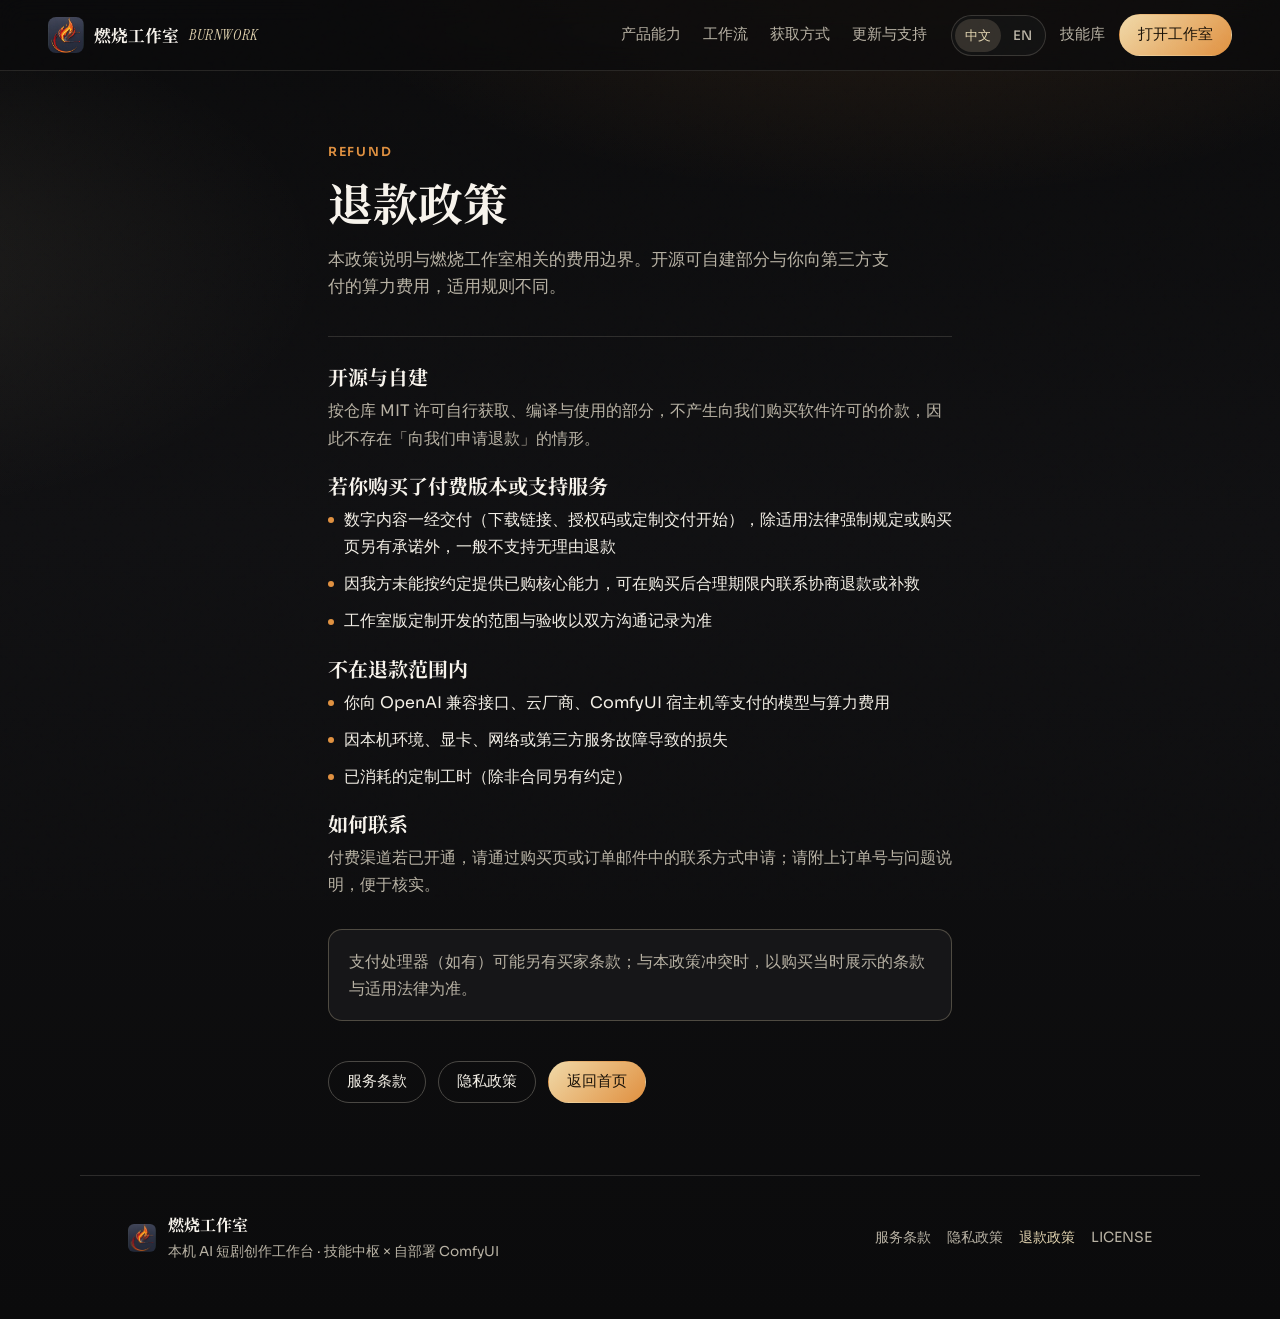
<file: website/refund.html>
<!DOCTYPE html>
<html lang="zh-CN">
<head>
  <meta charset="utf-8" />
  <meta name="viewport" content="width=device-width, initial-scale=1" />
  <title>退款政策 · 燃烧工作室</title>
  <meta name="description" content="燃烧工作室（BURNWORK）退款政策简介。" />
  <link rel="icon" href="assets/brand-mark.png" type="image/png" />
  <link rel="preconnect" href="https://fonts.googleapis.com" />
  <link rel="preconnect" href="https://fonts.gstatic.com" crossorigin />
  <link href="https://fonts.googleapis.com/css2?family=Instrument+Serif:ital@0;1&family=Noto+Serif+SC:wght@500;700&family=Sora:wght@400;500;600&display=swap" rel="stylesheet" />
  <link rel="stylesheet" href="styles.css" />
</head>
<body>
  <div class="grain" aria-hidden="true"></div>
  <header class="top">
    <a class="brand" href="index.html">
      <img src="assets/brand-mark.png" alt="" width="36" height="36" />
      <span class="brand-name" data-i18n="brand.name">燃烧工作室</span>
      <span class="brand-en">BURNWORK</span>
    </a>
    <nav class="nav" aria-label="主导航">
      <a href="index.html#stack" data-i18n="nav.stack">产品能力</a>
      <a href="index.html#flow" data-i18n="nav.flow">工作流</a>
      <a href="index.html#pricing" data-i18n="nav.pricing">获取方式</a>
      <a href="index.html#support" data-i18n="nav.support">更新与支持</a>
    </nav>
    <div class="top-actions">
            <div class="lang-switch" role="group" aria-label="Language">
        <button type="button" data-lang="zh" data-i18n="lang.zh" aria-pressed="true">中文</button>
        <button type="button" data-lang="en" data-i18n="lang.en" aria-pressed="false">EN</button>
      </div>
<a class="link-quiet" href="skills.html" data-i18n="action.skills">技能库</a>
      <a class="btn btn-solid" href="index.html#start" data-i18n="action.open">打开工作室</a>
    </div>
  </header>

  <main class="page">
    <p class="eyebrow">REFUND</p>
    <h1>退款政策</h1>
    <p class="lede">本政策说明与燃烧工作室相关的费用边界。开源可自建部分与你向第三方支付的算力费用，适用规则不同。</p>
    <div class="page-body">
      <div>
        <h2>开源与自建</h2>
        <p>按仓库 MIT 许可自行获取、编译与使用的部分，不产生向我们购买软件许可的价款，因此不存在「向我们申请退款」的情形。</p>
      </div>
      <div>
        <h2>若你购买了付费版本或支持服务</h2>
        <ul>
          <li>数字内容一经交付（下载链接、授权码或定制交付开始），除适用法律强制规定或购买页另有承诺外，一般不支持无理由退款</li>
          <li>因我方未能按约定提供已购核心能力，可在购买后合理期限内联系协商退款或补救</li>
          <li>工作室版定制开发的范围与验收以双方沟通记录为准</li>
        </ul>
      </div>
      <div>
        <h2>不在退款范围内</h2>
        <ul>
          <li>你向 OpenAI 兼容接口、云厂商、ComfyUI 宿主机等支付的模型与算力费用</li>
          <li>因本机环境、显卡、网络或第三方服务故障导致的损失</li>
          <li>已消耗的定制工时（除非合同另有约定）</li>
        </ul>
      </div>
      <div>
        <h2>如何联系</h2>
        <p>付费渠道若已开通，请通过购买页或订单邮件中的联系方式申请；请附上订单号与问题说明，便于核实。</p>
      </div>
      <p class="page-note">支付处理器（如有）可能另有买家条款；与本政策冲突时，以购买当时展示的条款与适用法律为准。</p>
    </div>
    <div class="page-actions">
      <a class="btn btn-ghost" href="terms.html" data-i18n="legal.terms">服务条款</a>
      <a class="btn btn-ghost" href="privacy.html" data-i18n="legal.privacy">隐私政策</a>
      <a class="btn btn-solid" href="index.html" data-i18n="page.back">返回首页</a>
    </div>
  </main>

  <footer class="foot">
    <div class="foot-brand">
      <img src="assets/brand-mark.png" alt="" width="28" height="28" />
      <div>
        <strong data-i18n="brand.name">燃烧工作室</strong>
        <span data-i18n="foot.tag">本机 AI 短剧创作工作台 · BURNWORK</span>
      </div>
    </div>
    <div class="foot-links">
      <a href="terms.html" data-i18n="legal.terms">服务条款</a>
      <a href="privacy.html" data-i18n="legal.privacy">隐私政策</a>
      <a class="is-active" href="refund.html" data-i18n="legal.refund">退款政策</a>
      <a href="license.html">LICENSE</a>
    </div>
  </footer>
  <script src="i18n.js"></script>
</body>
</html>
</file>
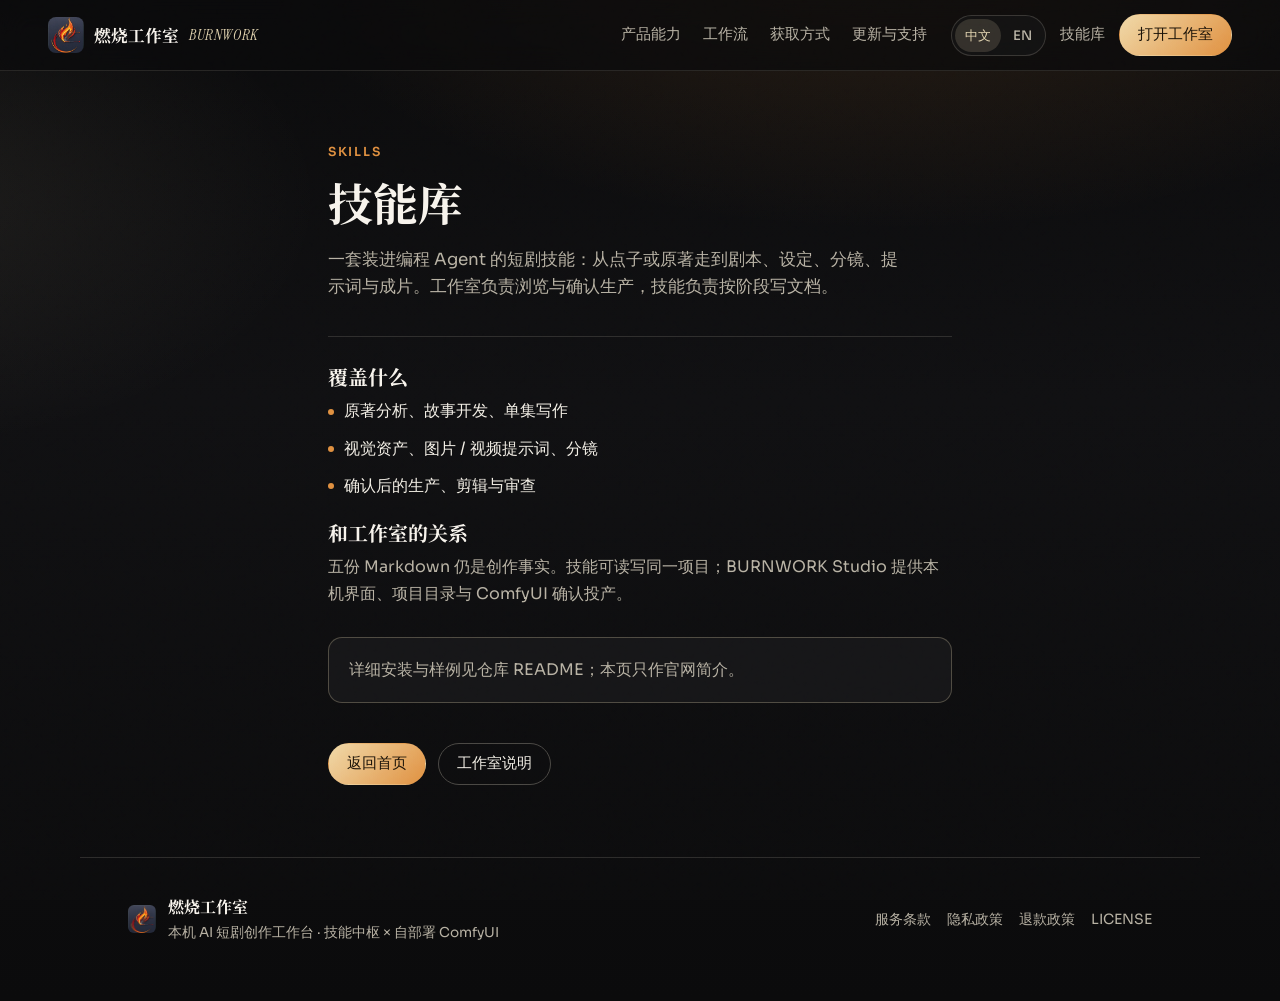
<file: website/skills.html>
<!DOCTYPE html>
<html lang="zh-CN">
<head>
  <meta charset="utf-8" />
  <meta name="viewport" content="width=device-width, initial-scale=1" />
  <title>技能库 · BURNWORK Studio</title>
  <meta name="description" content="BURNWORK Studio 背后的短剧 Agent 技能库简介。" />
  <link rel="icon" href="assets/brand-mark.png" type="image/png" />
  <link rel="preconnect" href="https://fonts.googleapis.com" />
  <link rel="preconnect" href="https://fonts.gstatic.com" crossorigin />
  <link href="https://fonts.googleapis.com/css2?family=Instrument+Serif:ital@0;1&family=Noto+Serif+SC:wght@500;700&family=Sora:wght@400;500;600&display=swap" rel="stylesheet" />
  <link rel="stylesheet" href="styles.css" />
</head>
<body>
  <div class="grain" aria-hidden="true"></div>
  <header class="top">
    <a class="brand" href="index.html">
      <img src="assets/brand-mark.png" alt="" width="36" height="36" />
      <span class="brand-name" data-i18n="brand.name">燃烧工作室</span>
      <span class="brand-en">BURNWORK</span>
    </a>
        <nav class="nav" aria-label="主导航">
      <a href="index.html#stack" data-i18n="nav.stack">产品能力</a>
      <a href="index.html#flow" data-i18n="nav.flow">工作流</a>
      <a href="index.html#pricing" data-i18n="nav.pricing">获取方式</a>
      <a href="index.html#support" data-i18n="nav.support">更新与支持</a>
    </nav>
    <div class="top-actions">
            <div class="lang-switch" role="group" aria-label="Language">
        <button type="button" data-lang="zh" data-i18n="lang.zh" aria-pressed="true">中文</button>
        <button type="button" data-lang="en" data-i18n="lang.en" aria-pressed="false">EN</button>
      </div>
<a class="link-quiet is-active" href="skills.html" data-i18n="action.skills">技能库</a>
      <a class="btn btn-solid" href="index.html#start" data-i18n="action.open">打开工作室</a>
    </div>
  </header>

  <main class="page">
    <p class="eyebrow">SKILLS</p>
    <h1>技能库</h1>
    <p class="lede">一套装进编程 Agent 的短剧技能：从点子或原著走到剧本、设定、分镜、提示词与成片。工作室负责浏览与确认生产，技能负责按阶段写文档。</p>
    <div class="page-body">
      <div>
        <h2>覆盖什么</h2>
        <ul>
          <li>原著分析、故事开发、单集写作</li>
          <li>视觉资产、图片 / 视频提示词、分镜</li>
          <li>确认后的生产、剪辑与审查</li>
        </ul>
      </div>
      <div>
        <h2>和工作室的关系</h2>
        <p>五份 Markdown 仍是创作事实。技能可读写同一项目；BURNWORK Studio 提供本机界面、项目目录与 ComfyUI 确认投产。</p>
      </div>
      <p class="page-note">详细安装与样例见仓库 README；本页只作官网简介。</p>
    </div>
    <div class="page-actions">
      <a class="btn btn-solid" href="index.html" data-i18n="page.back">返回首页</a>
      <a class="btn btn-ghost" href="studio.html">工作室说明</a>
    </div>
  </main>

    <footer class="foot">
    <div class="foot-brand">
      <img src="assets/brand-mark.png" alt="" width="28" height="28" />
      <div>
        <strong data-i18n="brand.name">燃烧工作室</strong>
        <span data-i18n="foot.tag">本机 AI 短剧创作工作台 · BURNWORK</span>
      </div>
    </div>
    <div class="foot-links">
      <a href="terms.html" data-i18n="legal.terms">服务条款</a>
      <a href="privacy.html" data-i18n="legal.privacy">隐私政策</a>
      <a href="refund.html" data-i18n="legal.refund">退款政策</a>
      <a href="license.html">LICENSE</a>
    </div>
  </footer>
  <script src="i18n.js"></script>
</body>
</html>
</file>
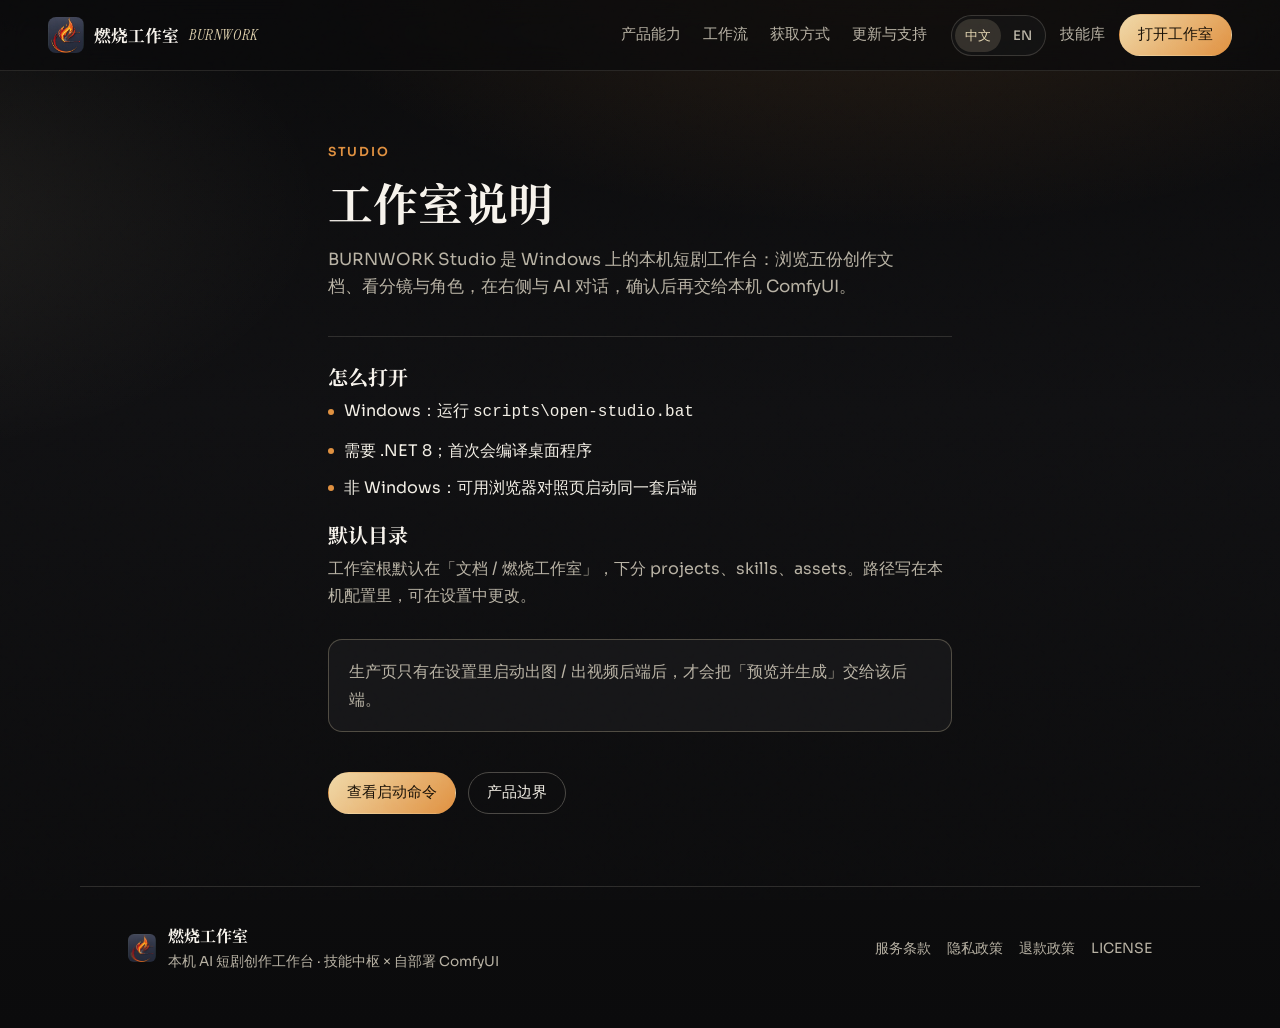
<file: website/studio.html>
<!DOCTYPE html>
<html lang="zh-CN">
<head>
  <meta charset="utf-8" />
  <meta name="viewport" content="width=device-width, initial-scale=1" />
  <title>工作室说明 · BURNWORK Studio</title>
  <meta name="description" content="BURNWORK Studio 本机短剧工作室简介与启动方式。" />
  <link rel="icon" href="assets/brand-mark.png" type="image/png" />
  <link rel="preconnect" href="https://fonts.googleapis.com" />
  <link rel="preconnect" href="https://fonts.gstatic.com" crossorigin />
  <link href="https://fonts.googleapis.com/css2?family=Instrument+Serif:ital@0;1&family=Noto+Serif+SC:wght@500;700&family=Sora:wght@400;500;600&display=swap" rel="stylesheet" />
  <link rel="stylesheet" href="styles.css" />
</head>
<body>
  <div class="grain" aria-hidden="true"></div>
  <header class="top">
    <a class="brand" href="index.html">
      <img src="assets/brand-mark.png" alt="" width="36" height="36" />
      <span class="brand-name" data-i18n="brand.name">燃烧工作室</span>
      <span class="brand-en">BURNWORK</span>
    </a>
        <nav class="nav" aria-label="主导航">
      <a href="index.html#stack" data-i18n="nav.stack">产品能力</a>
      <a href="index.html#flow" data-i18n="nav.flow">工作流</a>
      <a href="index.html#pricing" data-i18n="nav.pricing">获取方式</a>
      <a href="index.html#support" data-i18n="nav.support">更新与支持</a>
    </nav>
    <div class="top-actions">
            <div class="lang-switch" role="group" aria-label="Language">
        <button type="button" data-lang="zh" data-i18n="lang.zh" aria-pressed="true">中文</button>
        <button type="button" data-lang="en" data-i18n="lang.en" aria-pressed="false">EN</button>
      </div>
<a class="link-quiet" href="skills.html" data-i18n="action.skills">技能库</a>
      <a class="btn btn-solid" href="index.html#start" data-i18n="action.open">打开工作室</a>
    </div>
  </header>

  <main class="page">
    <p class="eyebrow">STUDIO</p>
    <h1>工作室说明</h1>
    <p class="lede">BURNWORK Studio 是 Windows 上的本机短剧工作台：浏览五份创作文档、看分镜与角色，在右侧与 AI 对话，确认后再交给本机 ComfyUI。</p>
    <div class="page-body">
      <div>
        <h2>怎么打开</h2>
        <ul>
          <li>Windows：运行 <code>scripts\open-studio.bat</code></li>
          <li>需要 .NET 8；首次会编译桌面程序</li>
          <li>非 Windows：可用浏览器对照页启动同一套后端</li>
        </ul>
      </div>
      <div>
        <h2>默认目录</h2>
        <p>工作室根默认在「文档 / 燃烧工作室」，下分 projects、skills、assets。路径写在本机配置里，可在设置中更改。</p>
      </div>
      <p class="page-note">生产页只有在设置里启动出图 / 出视频后端后，才会把「预览并生成」交给该后端。</p>
    </div>
    <div class="page-actions">
      <a class="btn btn-solid" href="index.html#start">查看启动命令</a>
      <a class="btn btn-ghost" href="product.html">产品边界</a>
    </div>
  </main>

    <footer class="foot">
    <div class="foot-brand">
      <img src="assets/brand-mark.png" alt="" width="28" height="28" />
      <div>
        <strong data-i18n="brand.name">燃烧工作室</strong>
        <span data-i18n="foot.tag">本机 AI 短剧创作工作台 · BURNWORK</span>
      </div>
    </div>
    <div class="foot-links">
      <a href="terms.html" data-i18n="legal.terms">服务条款</a>
      <a href="privacy.html" data-i18n="legal.privacy">隐私政策</a>
      <a href="refund.html" data-i18n="legal.refund">退款政策</a>
      <a href="license.html">LICENSE</a>
    </div>
  </footer>
  <script src="i18n.js"></script>
</body>
</html>
</file>
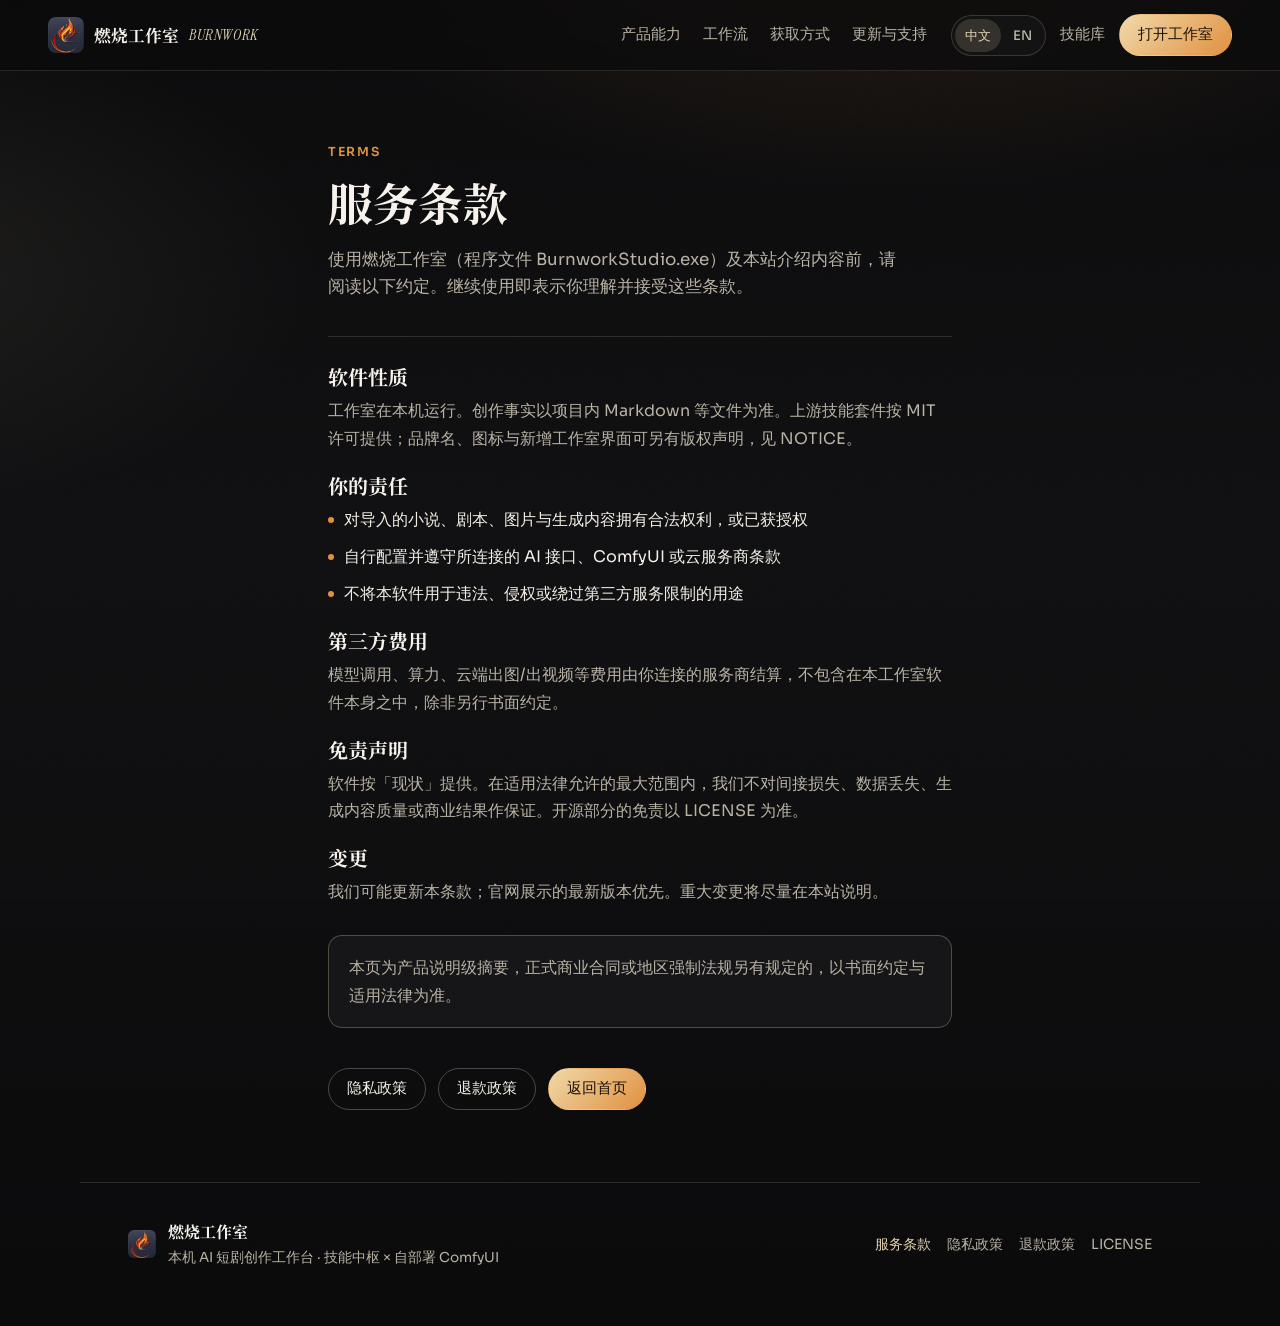
<file: website/terms.html>
<!DOCTYPE html>
<html lang="zh-CN">
<head>
  <meta charset="utf-8" />
  <meta name="viewport" content="width=device-width, initial-scale=1" />
  <title>服务条款 · 燃烧工作室</title>
  <meta name="description" content="燃烧工作室（BURNWORK）服务条款简介。" />
  <link rel="icon" href="assets/brand-mark.png" type="image/png" />
  <link rel="preconnect" href="https://fonts.googleapis.com" />
  <link rel="preconnect" href="https://fonts.gstatic.com" crossorigin />
  <link href="https://fonts.googleapis.com/css2?family=Instrument+Serif:ital@0;1&family=Noto+Serif+SC:wght@500;700&family=Sora:wght@400;500;600&display=swap" rel="stylesheet" />
  <link rel="stylesheet" href="styles.css" />
</head>
<body>
  <div class="grain" aria-hidden="true"></div>
  <header class="top">
    <a class="brand" href="index.html">
      <img src="assets/brand-mark.png" alt="" width="36" height="36" />
      <span class="brand-name" data-i18n="brand.name">燃烧工作室</span>
      <span class="brand-en">BURNWORK</span>
    </a>
    <nav class="nav" aria-label="主导航">
      <a href="index.html#stack" data-i18n="nav.stack">产品能力</a>
      <a href="index.html#flow" data-i18n="nav.flow">工作流</a>
      <a href="index.html#pricing" data-i18n="nav.pricing">获取方式</a>
      <a href="index.html#support" data-i18n="nav.support">更新与支持</a>
    </nav>
    <div class="top-actions">
            <div class="lang-switch" role="group" aria-label="Language">
        <button type="button" data-lang="zh" data-i18n="lang.zh" aria-pressed="true">中文</button>
        <button type="button" data-lang="en" data-i18n="lang.en" aria-pressed="false">EN</button>
      </div>
<a class="link-quiet" href="skills.html" data-i18n="action.skills">技能库</a>
      <a class="btn btn-solid" href="index.html#start" data-i18n="action.open">打开工作室</a>
    </div>
  </header>

  <main class="page">
    <p class="eyebrow">TERMS</p>
    <h1>服务条款</h1>
    <p class="lede">使用燃烧工作室（程序文件 BurnworkStudio.exe）及本站介绍内容前，请阅读以下约定。继续使用即表示你理解并接受这些条款。</p>
    <div class="page-body">
      <div>
        <h2>软件性质</h2>
        <p>工作室在本机运行。创作事实以项目内 Markdown 等文件为准。上游技能套件按 MIT 许可提供；品牌名、图标与新增工作室界面可另有版权声明，见 NOTICE。</p>
      </div>
      <div>
        <h2>你的责任</h2>
        <ul>
          <li>对导入的小说、剧本、图片与生成内容拥有合法权利，或已获授权</li>
          <li>自行配置并遵守所连接的 AI 接口、ComfyUI 或云服务商条款</li>
          <li>不将本软件用于违法、侵权或绕过第三方服务限制的用途</li>
        </ul>
      </div>
      <div>
        <h2>第三方费用</h2>
        <p>模型调用、算力、云端出图/出视频等费用由你连接的服务商结算，不包含在本工作室软件本身之中，除非另行书面约定。</p>
      </div>
      <div>
        <h2>免责声明</h2>
        <p>软件按「现状」提供。在适用法律允许的最大范围内，我们不对间接损失、数据丢失、生成内容质量或商业结果作保证。开源部分的免责以 LICENSE 为准。</p>
      </div>
      <div>
        <h2>变更</h2>
        <p>我们可能更新本条款；官网展示的最新版本优先。重大变更将尽量在本站说明。</p>
      </div>
      <p class="page-note">本页为产品说明级摘要，正式商业合同或地区强制法规另有规定的，以书面约定与适用法律为准。</p>
    </div>
    <div class="page-actions">
      <a class="btn btn-ghost" href="privacy.html" data-i18n="legal.privacy">隐私政策</a>
      <a class="btn btn-ghost" href="refund.html" data-i18n="legal.refund">退款政策</a>
      <a class="btn btn-solid" href="index.html" data-i18n="page.back">返回首页</a>
    </div>
  </main>

  <footer class="foot">
    <div class="foot-brand">
      <img src="assets/brand-mark.png" alt="" width="28" height="28" />
      <div>
        <strong data-i18n="brand.name">燃烧工作室</strong>
        <span data-i18n="foot.tag">本机 AI 短剧创作工作台 · BURNWORK</span>
      </div>
    </div>
    <div class="foot-links">
      <a class="is-active" href="terms.html" data-i18n="legal.terms">服务条款</a>
      <a href="privacy.html" data-i18n="legal.privacy">隐私政策</a>
      <a href="refund.html" data-i18n="legal.refund">退款政策</a>
      <a href="license.html">LICENSE</a>
    </div>
  </footer>
  <script src="i18n.js"></script>
</body>
</html>
</file>
<file: website/styles.css>
:root {
  --bg: #0b0b0c;
  --bg-2: #121214;
  --surface: #161618;
  --surface-2: #1e1e22;
  --line: #4a4844;
  --gold: #e2d4b0;
  --ember: #e09040;
  --ink: #f7f3ec;
  --muted: #b8b2a4;
  --soft: #f3efe6;
  --glow: rgba(224, 144, 64, 0.28);
  --font-sans: "Sora", "Segoe UI", "PingFang SC", "Microsoft YaHei", sans-serif;
  --font-display: "Noto Serif SC", "Songti SC", "SimSun", serif;
  --font-latin: "Instrument Serif", Georgia, serif;
  --max: 1120px;
}

*,
*::before,
*::after { box-sizing: border-box; }

html { scroll-behavior: smooth; }

body {
  margin: 0;
  color: var(--ink);
  font-family: var(--font-sans);
  font-size: 16px;
  line-height: 1.6;
  background:
    radial-gradient(1200px 600px at 70% -10%, rgba(224, 144, 64, 0.16), transparent 55%),
    radial-gradient(900px 500px at -10% 20%, rgba(226, 212, 176, 0.08), transparent 50%),
    linear-gradient(180deg, #0b0b0c 0%, #101012 40%, #0b0b0c 100%);
  min-height: 100vh;
}

img { max-width: 100%; display: block; }
a { color: inherit; text-decoration: none; }
h1, h2, h3 { font-family: var(--font-display); font-weight: 700; line-height: 1.2; margin: 0; }
p { margin: 0; }
ul, ol { margin: 0; padding: 0; list-style: none; }
code, pre { font-family: ui-monospace, "Cascadia Code", Consolas, monospace; }

.grain {
  pointer-events: none;
  position: fixed;
  inset: 0;
  z-index: 50;
  opacity: 0.05;
  background-image: url("data:image/svg+xml,%3Csvg viewBox='0 0 200 200' xmlns='http://www.w3.org/2000/svg'%3E%3Cfilter id='n'%3E%3CfeTurbulence type='fractalNoise' baseFrequency='0.85' numOctaves='3' stitchTiles='stitch'/%3E%3C/filter%3E%3Crect width='100%25' height='100%25' filter='url(%23n)'/%3E%3C/svg%3E");
  mix-blend-mode: overlay;
}

.top {
  position: sticky;
  top: 0;
  z-index: 40;
  display: flex;
  align-items: center;
  gap: 24px;
  padding: 14px clamp(20px, 4vw, 48px);
  backdrop-filter: blur(14px);
  background: rgba(11, 11, 12, 0.72);
  border-bottom: 1px solid rgba(74, 72, 68, 0.45);
}

.brand {
  display: flex;
  align-items: center;
  gap: 10px;
  flex-shrink: 0;
}

.brand img {
  width: 36px;
  height: 36px;
  border-radius: 8px;
  object-fit: cover;
}

.brand-name {
  font-family: var(--font-display);
  font-size: 1.05rem;
  font-weight: 700;
}

.brand-en {
  font-family: var(--font-latin);
  font-style: italic;
  color: var(--gold);
  font-size: 0.95rem;
  letter-spacing: 0.04em;
}

.nav {
  display: flex;
  gap: 22px;
  margin-left: auto;
  color: var(--muted);
  font-size: 0.92rem;
}

.nav a:hover { color: var(--gold); }

.top-actions {
  display: flex;
  align-items: center;
  gap: 14px;
}

.lang-switch {
  display: inline-flex;
  align-items: center;
  gap: 2px;
  padding: 3px;
  border: 1px solid rgba(74, 72, 68, 0.7);
  border-radius: 999px;
  background: rgba(22, 22, 24, 0.65);
}

.lang-switch button {
  appearance: none;
  border: 0;
  background: transparent;
  color: var(--muted);
  font: inherit;
  font-size: 0.82rem;
  font-weight: 500;
  padding: 6px 10px;
  border-radius: 999px;
  cursor: pointer;
  transition: background 0.2s ease, color 0.2s ease;
}

.lang-switch button.is-active {
  background: rgba(226, 212, 176, 0.16);
  color: var(--gold);
}

.lang-switch button:hover {
  color: var(--soft);
}

.link-quiet {
  color: var(--muted);
  font-size: 0.92rem;
}

.link-quiet:hover { color: var(--gold); }

.btn {
  display: inline-flex;
  align-items: center;
  justify-content: center;
  min-height: 42px;
  padding: 0 18px;
  border-radius: 999px;
  border: 1px solid transparent;
  font-size: 0.92rem;
  font-weight: 500;
  transition: transform 0.2s ease, background 0.2s ease, border-color 0.2s ease, color 0.2s ease;
}

.btn:hover { transform: translateY(-1px); }

.btn-solid {
  background: linear-gradient(135deg, #f0d9a8, #e09040);
  color: #1a1208;
}

.btn-ghost {
  border-color: var(--line);
  color: var(--soft);
  background: transparent;
}

.btn-ghost:hover {
  border-color: var(--gold);
  color: var(--gold);
}

.hero {
  display: grid;
  grid-template-columns: minmax(0, 1.05fr) minmax(0, 0.95fr);
  gap: clamp(28px, 5vw, 64px);
  align-items: center;
  max-width: var(--max);
  margin: 0 auto;
  padding: clamp(48px, 8vh, 88px) clamp(20px, 4vw, 48px) clamp(56px, 10vh, 100px);
  min-height: calc(100vh - 72px);
}

.eyebrow {
  color: var(--ember);
  letter-spacing: 0.14em;
  text-transform: uppercase;
  font-size: 0.78rem;
  font-weight: 600;
  margin-bottom: 18px;
}

.hero-brand {
  display: block;
  font-size: clamp(2.6rem, 5.5vw, 4.2rem);
  color: var(--ink);
  margin-bottom: 10px;
  letter-spacing: 0.02em;
}

.hero-line {
  display: block;
  font-size: clamp(1.7rem, 3.4vw, 2.55rem);
  font-weight: 500;
  color: var(--soft);
}

.hero-line em {
  font-family: var(--font-latin);
  font-style: italic;
  color: var(--ember);
  font-weight: 400;
}

.lede {
  margin-top: 22px;
  max-width: 36rem;
  color: var(--muted);
  font-size: 1.05rem;
}

.cta-row {
  display: flex;
  flex-wrap: wrap;
  gap: 12px;
  margin-top: 28px;
}

.cta-row.center { justify-content: center; }

.meta {
  margin-top: 18px;
  color: var(--muted);
  font-size: 0.86rem;
}

.hero-visual {
  position: relative;
}

.stage-glow {
  position: absolute;
  inset: 8% 5% auto;
  height: 55%;
  background: radial-gradient(ellipse at center, var(--glow), transparent 70%);
  filter: blur(8px);
  animation: breathe 5.5s ease-in-out infinite;
}

@keyframes breathe {
  0%, 100% { opacity: 0.55; transform: scale(1); }
  50% { opacity: 0.95; transform: scale(1.04); }
}

.stage {
  position: relative;
  margin: 0;
  border: 1px solid rgba(226, 212, 176, 0.28);
  border-radius: 18px;
  overflow: hidden;
  background: var(--surface);
  box-shadow: 0 30px 80px rgba(0, 0, 0, 0.45);
  animation: rise 0.9s ease both;
}

@keyframes rise {
  from { opacity: 0; transform: translateY(18px); }
  to { opacity: 1; transform: translateY(0); }
}

.stage-bg {
  width: 100%;
  aspect-ratio: 16 / 11;
  object-fit: cover;
  opacity: 0.55;
}

.stage-chrome {
  position: absolute;
  inset: 0;
  display: grid;
  grid-template-columns: 88px 1fr;
  background: linear-gradient(180deg, rgba(11, 11, 12, 0.25), rgba(11, 11, 12, 0.72));
}

.stage-side {
  display: flex;
  flex-direction: column;
  gap: 14px;
  padding: 22px 14px;
  border-right: 1px solid rgba(74, 72, 68, 0.55);
  color: var(--muted);
  font-size: 0.82rem;
}

.stage-side .chip {
  color: var(--gold);
}

.stage-main {
  display: flex;
  flex-direction: column;
  justify-content: center;
  padding: 28px 32px;
}

.stage-kicker {
  font-family: var(--font-latin);
  font-style: italic;
  color: var(--gold);
  letter-spacing: 0.12em;
  margin-bottom: 10px;
}

.stage-quote {
  font-family: var(--font-display);
  font-size: clamp(1.15rem, 2vw, 1.55rem);
  max-width: 16ch;
  line-height: 1.45;
}

.stage-input {
  margin-top: 22px;
  max-width: 360px;
  padding: 14px 16px;
  border-radius: 14px;
  border: 1px solid rgba(226, 212, 176, 0.35);
  background: rgba(22, 22, 24, 0.72);
  color: var(--muted);
  font-size: 0.88rem;
}

.stage figcaption,
.board figcaption {
  padding: 12px 16px;
  border-top: 1px solid rgba(74, 72, 68, 0.55);
  color: var(--muted);
  font-size: 0.82rem;
  background: var(--bg-2);
}

.section {
  max-width: var(--max);
  margin: 0 auto;
  padding: clamp(64px, 10vh, 110px) clamp(20px, 4vw, 48px);
}

.section-kicker {
  color: var(--ember);
  letter-spacing: 0.16em;
  text-transform: uppercase;
  font-size: 0.75rem;
  font-weight: 600;
  margin-bottom: 14px;
}

.section h2 {
  font-size: clamp(1.8rem, 3.4vw, 2.6rem);
  max-width: 16ch;
}

.section-lede {
  margin-top: 14px;
  max-width: 38rem;
  color: var(--muted);
}

.pillars {
  display: grid;
  grid-template-columns: repeat(3, minmax(0, 1fr));
  gap: 28px;
  margin-top: 48px;
  padding-top: 36px;
  border-top: 1px solid rgba(74, 72, 68, 0.55);
}

.pillars article h3 {
  margin: 14px 0 10px;
  font-size: 1.25rem;
}

.pillars article p,
.steps li p,
.start-grid article p {
  color: var(--muted);
  font-size: 0.95rem;
}

.pillar-mark {
  display: inline-flex;
  width: 38px;
  height: 38px;
  align-items: center;
  justify-content: center;
  border-radius: 10px;
  border: 1px solid rgba(226, 212, 176, 0.35);
  color: var(--gold);
  font-family: var(--font-latin);
  font-size: 1.1rem;
}

.pillars ul {
  margin-top: 18px;
  display: grid;
  gap: 8px;
}

.pillars li {
  position: relative;
  padding-left: 16px;
  color: var(--soft);
  font-size: 0.92rem;
}

.pillars li::before {
  content: "";
  position: absolute;
  left: 0;
  top: 0.65em;
  width: 6px;
  height: 6px;
  border-radius: 50%;
  background: var(--ember);
}

.steps {
  display: grid;
  grid-template-columns: repeat(4, minmax(0, 1fr));
  gap: 22px;
  margin-top: 42px;
}

.step-num {
  display: block;
  font-family: var(--font-latin);
  font-style: italic;
  color: var(--gold);
  font-size: 1.4rem;
  margin-bottom: 10px;
}

.steps h3 {
  font-size: 1.1rem;
  margin-bottom: 8px;
}

.board {
  margin: 48px 0 0;
  border: 1px solid rgba(74, 72, 68, 0.7);
  border-radius: 16px;
  overflow: hidden;
  background: var(--surface);
}

.board-grid {
  display: grid;
  grid-template-columns: repeat(3, 1fr);
  gap: 1px;
  background: rgba(74, 72, 68, 0.55);
}

.board-grid > div {
  background: var(--surface-2);
  padding: 28px 22px;
  min-height: 140px;
  display: flex;
  flex-direction: column;
  justify-content: flex-end;
  gap: 8px;
}

.board-grid strong {
  font-family: var(--font-display);
  font-size: 1.2rem;
}

.board-grid span {
  color: var(--muted);
  font-size: 0.9rem;
}

.section-local {
  display: grid;
  grid-template-columns: 1.2fr 0.8fr;
  gap: 40px;
  align-items: center;
}

.checks {
  margin-top: 24px;
  display: flex;
  flex-wrap: wrap;
  gap: 10px;
}

.checks li {
  padding: 8px 14px;
  border: 1px solid rgba(226, 212, 176, 0.28);
  border-radius: 999px;
  color: var(--soft);
  font-size: 0.88rem;
}

.local-panel {
  border: 1px solid rgba(226, 212, 176, 0.28);
  border-radius: 18px;
  padding: 36px 28px;
  background:
    linear-gradient(160deg, rgba(224, 144, 64, 0.12), transparent 45%),
    var(--surface);
  font-family: ui-monospace, Consolas, monospace;
  color: var(--gold);
  display: grid;
  gap: 14px;
  min-height: 220px;
  align-content: center;
}

.start-grid {
  display: grid;
  grid-template-columns: 1fr 1fr;
  gap: 24px;
  margin: 40px 0 28px;
}

.start-grid article {
  padding: 24px 0;
  border-top: 1px solid rgba(74, 72, 68, 0.7);
}

.start-grid h3 {
  margin-bottom: 8px;
  font-size: 1.2rem;
}

.start-grid pre {
  margin-top: 16px;
  padding: 14px 16px;
  border-radius: 12px;
  background: var(--surface);
  border: 1px solid rgba(74, 72, 68, 0.7);
  color: var(--gold);
  overflow-x: auto;
  font-size: 0.86rem;
}

.foot {
  max-width: var(--max);
  margin: 0 auto;
  padding: 36px clamp(20px, 4vw, 48px) 56px;
  border-top: 1px solid rgba(74, 72, 68, 0.55);
  display: flex;
  flex-wrap: wrap;
  gap: 20px 32px;
  justify-content: space-between;
  align-items: center;
}

.foot-brand {
  display: flex;
  gap: 12px;
  align-items: center;
}

.foot-brand img {
  width: 28px;
  height: 28px;
  border-radius: 6px;
  object-fit: cover;
}

.foot-brand strong {
  display: block;
  font-family: var(--font-display);
}

.foot-brand span {
  color: var(--muted);
  font-size: 0.85rem;
}

.foot-links {
  display: flex;
  flex-wrap: wrap;
  gap: 16px;
  color: var(--muted);
  font-size: 0.88rem;
}

.foot-links a:hover { color: var(--gold); }

.plain-list {
  margin-top: 16px;
  display: grid;
  gap: 8px;
}

.plain-list li {
  position: relative;
  padding-left: 16px;
  color: var(--soft);
  font-size: 0.92rem;
}

.plain-list li::before {
  content: "";
  position: absolute;
  left: 0;
  top: 0.65em;
  width: 6px;
  height: 6px;
  border-radius: 50%;
  background: var(--ember);
}

.legal-line {
  margin-top: 28px;
  color: var(--muted);
  font-size: 0.88rem;
  line-height: 1.7;
  max-width: 48rem;
}

.legal-line a {
  color: var(--gold);
  text-decoration: underline;
  text-underline-offset: 3px;
}

.support-links {
  margin-top: 32px;
  display: flex;
  flex-wrap: wrap;
  gap: 12px 18px;
}

.support-links a {
  padding: 10px 16px;
  border: 1px solid rgba(226, 212, 176, 0.28);
  border-radius: 999px;
  color: var(--soft);
  font-size: 0.9rem;
  transition: border-color 0.2s ease, color 0.2s ease;
}

.support-links a:hover {
  border-color: var(--gold);
  color: var(--gold);
}

.reveal {
  opacity: 0;
  transform: translateY(18px);
  transition: opacity 0.7s ease, transform 0.7s ease;
}

.reveal.in {
  opacity: 1;
  transform: none;
}

@media (max-width: 960px) {
  .nav { display: none; }
  .hero,
  .section-local,
  .pillars,
  .steps,
  .board-grid,
  .start-grid {
    grid-template-columns: 1fr;
  }
  .hero {
    min-height: auto;
    padding-top: 40px;
  }
  .section h2 { max-width: none; }
}

@media (max-width: 640px) {
  .brand-en { display: none; }
  .top-actions .link-quiet { display: none; }
  .stage-chrome { grid-template-columns: 1fr; }
  .stage-side { display: none; }
  .lang-switch button { padding: 6px 8px; }
}

/* Inner pages — same chrome, shorter copy */
.page {
  max-width: 720px;
  margin: 0 auto;
  padding: clamp(48px, 8vh, 88px) clamp(20px, 4vw, 48px) 72px;
}

.page .eyebrow {
  margin-bottom: 12px;
}

.page h1 {
  font-size: clamp(2rem, 4vw, 2.8rem);
  margin-bottom: 18px;
}

.page .lede {
  margin-top: 0;
  margin-bottom: 36px;
}

.page-body {
  display: grid;
  gap: 22px;
  padding-top: 28px;
  border-top: 1px solid rgba(74, 72, 68, 0.55);
}

.page-body h2 {
  font-size: 1.25rem;
  margin-bottom: 8px;
}

.page-body p,
.page-body li {
  color: var(--muted);
  font-size: 1rem;
  line-height: 1.7;
}

.page-body ul {
  display: grid;
  gap: 10px;
}

.page-body li {
  position: relative;
  padding-left: 16px;
  color: var(--soft);
}

.page-body li::before {
  content: "";
  position: absolute;
  left: 0;
  top: 0.7em;
  width: 6px;
  height: 6px;
  border-radius: 50%;
  background: var(--ember);
}

.page-note {
  margin-top: 8px;
  padding: 18px 20px;
  border-radius: 14px;
  border: 1px solid rgba(226, 212, 176, 0.28);
  background: var(--surface);
  color: var(--soft);
  font-size: 0.95rem;
}

.page-actions {
  margin-top: 40px;
  display: flex;
  flex-wrap: wrap;
  gap: 12px;
}

.top .nav a.is-active,
.foot-links a.is-active {
  color: var(--gold);
}
</file>
